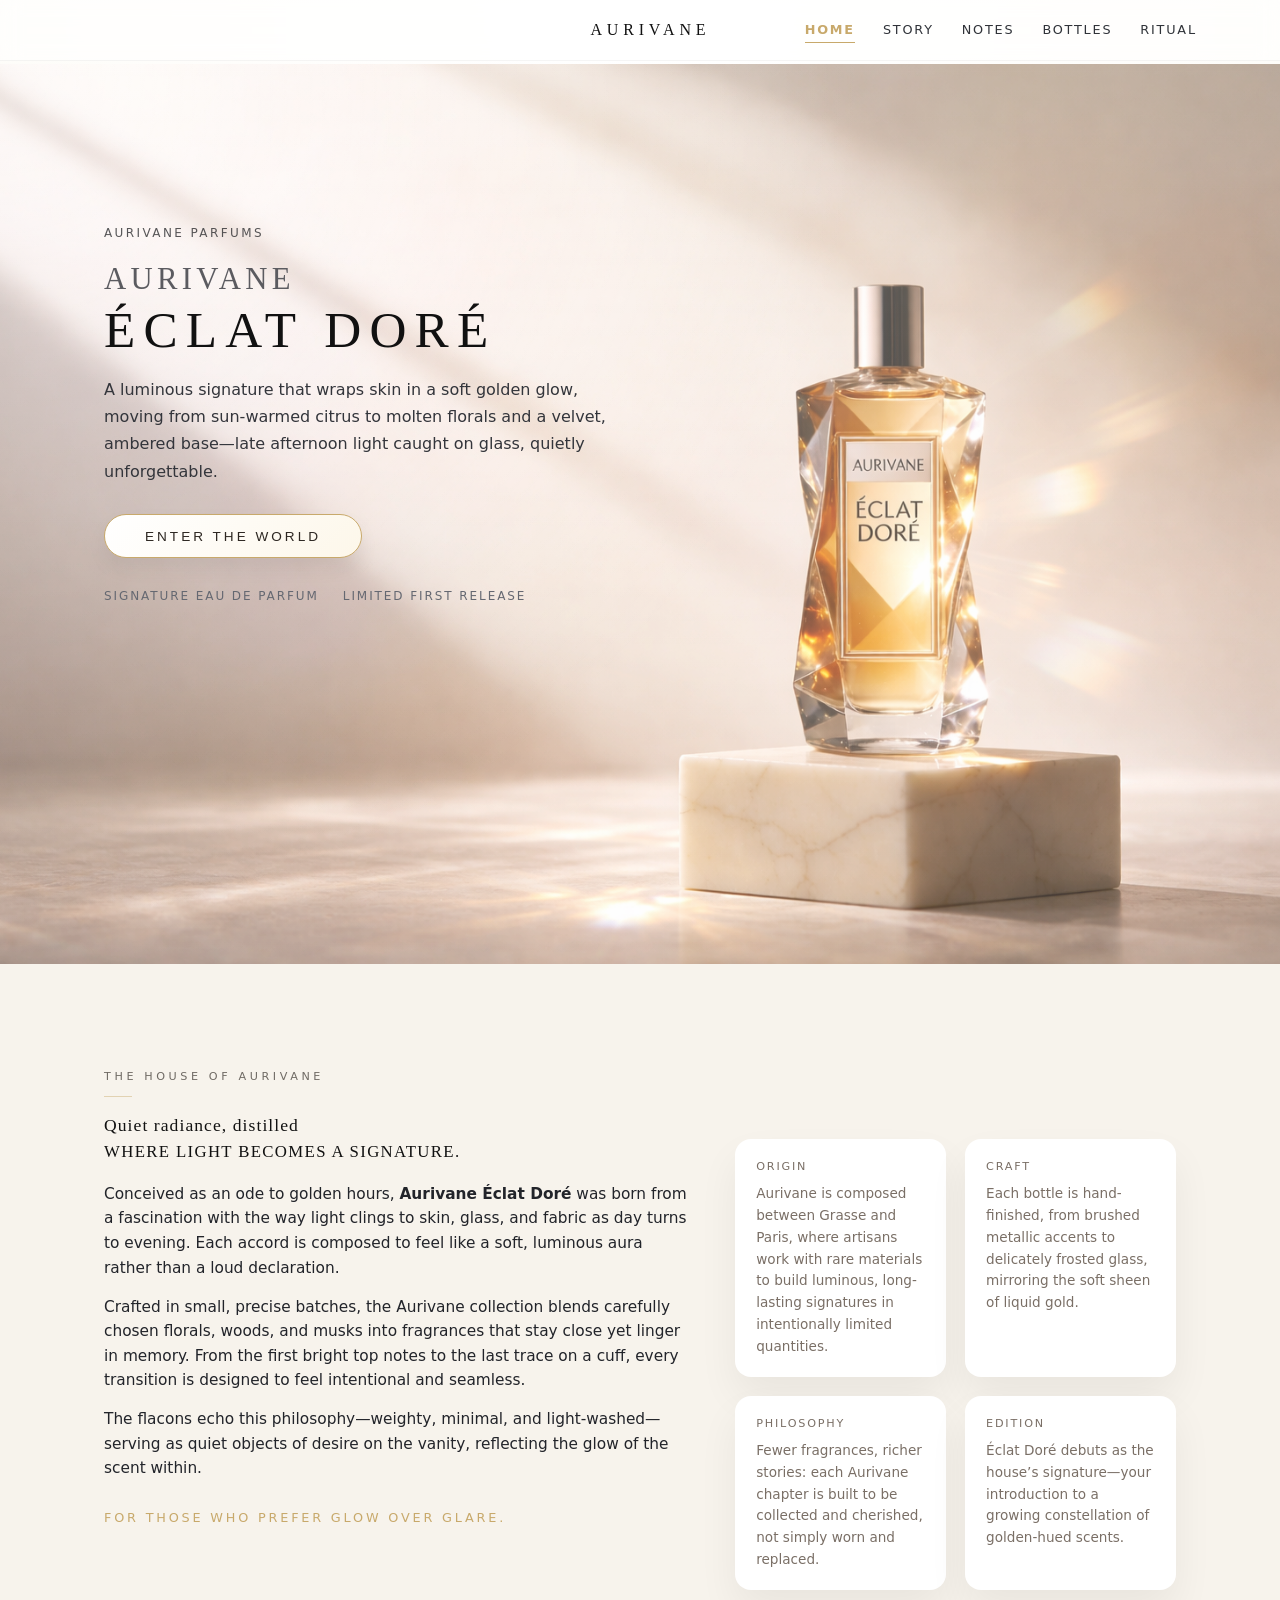
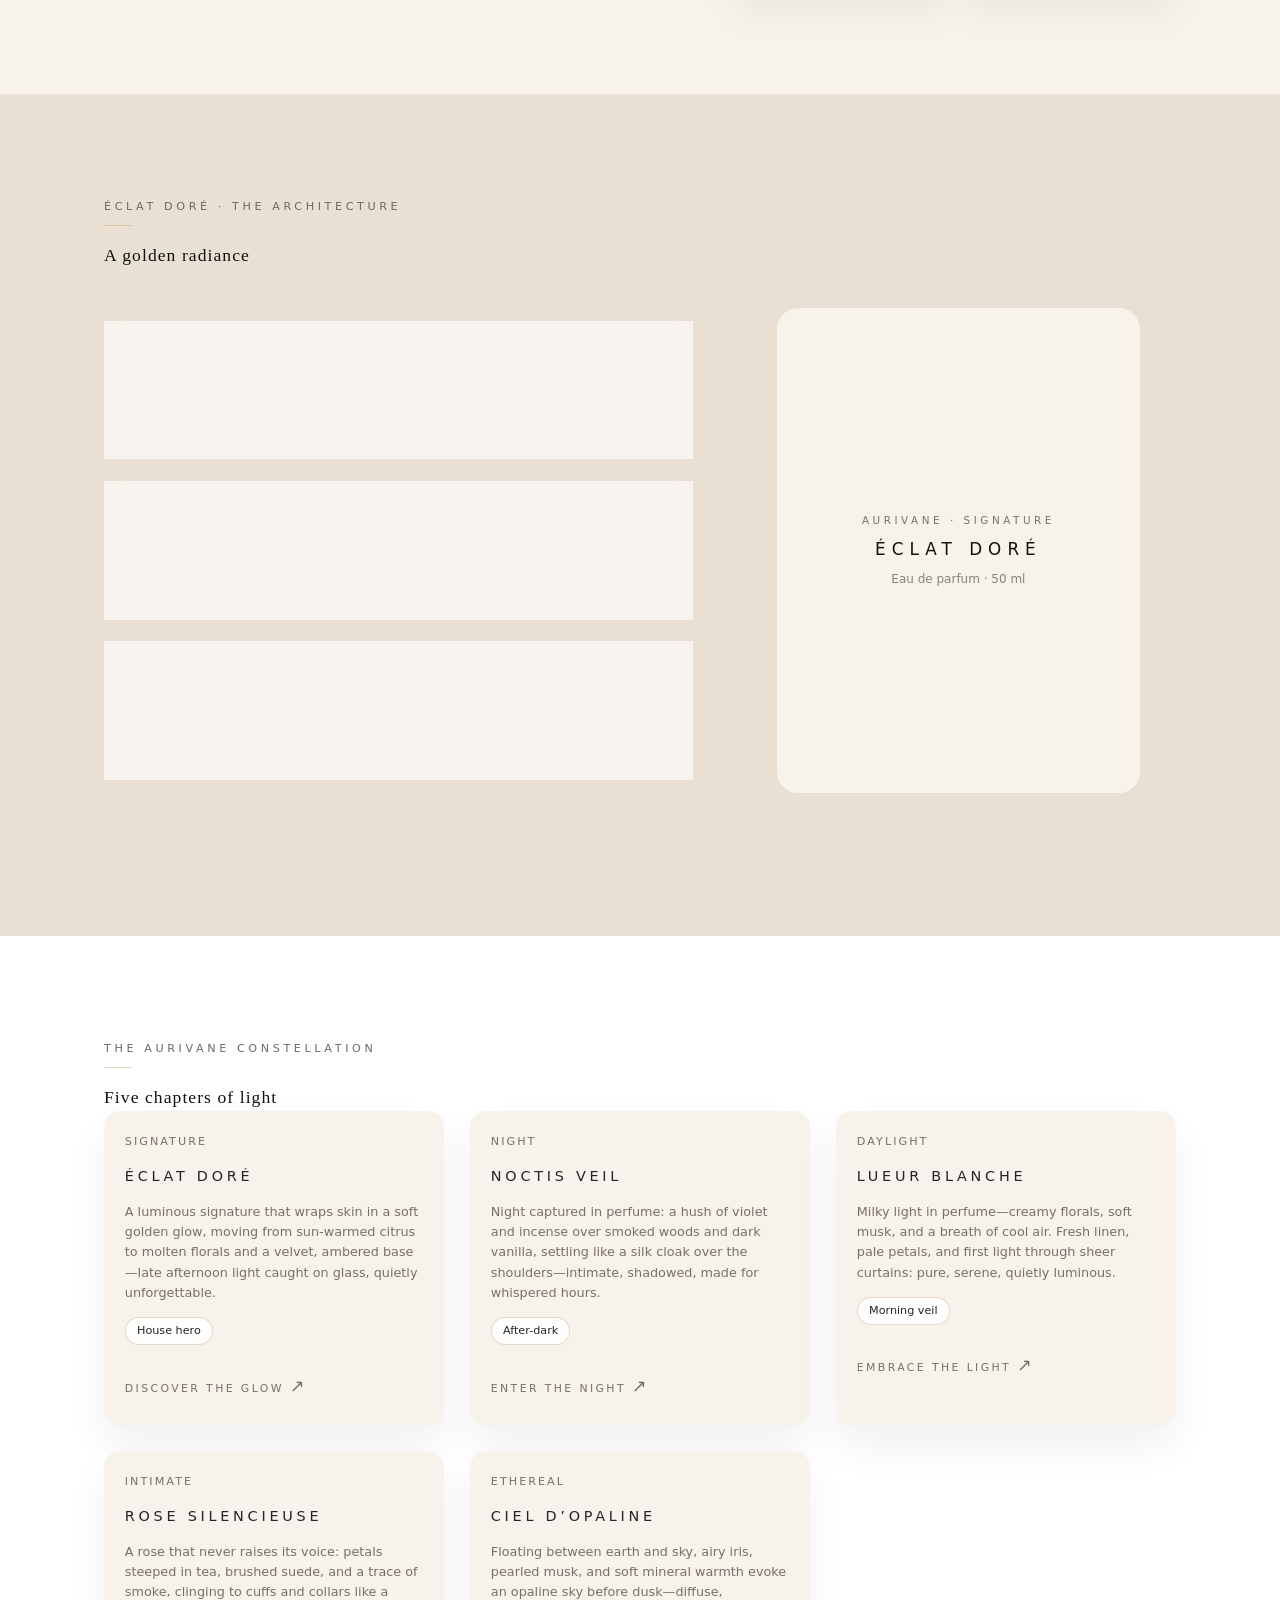
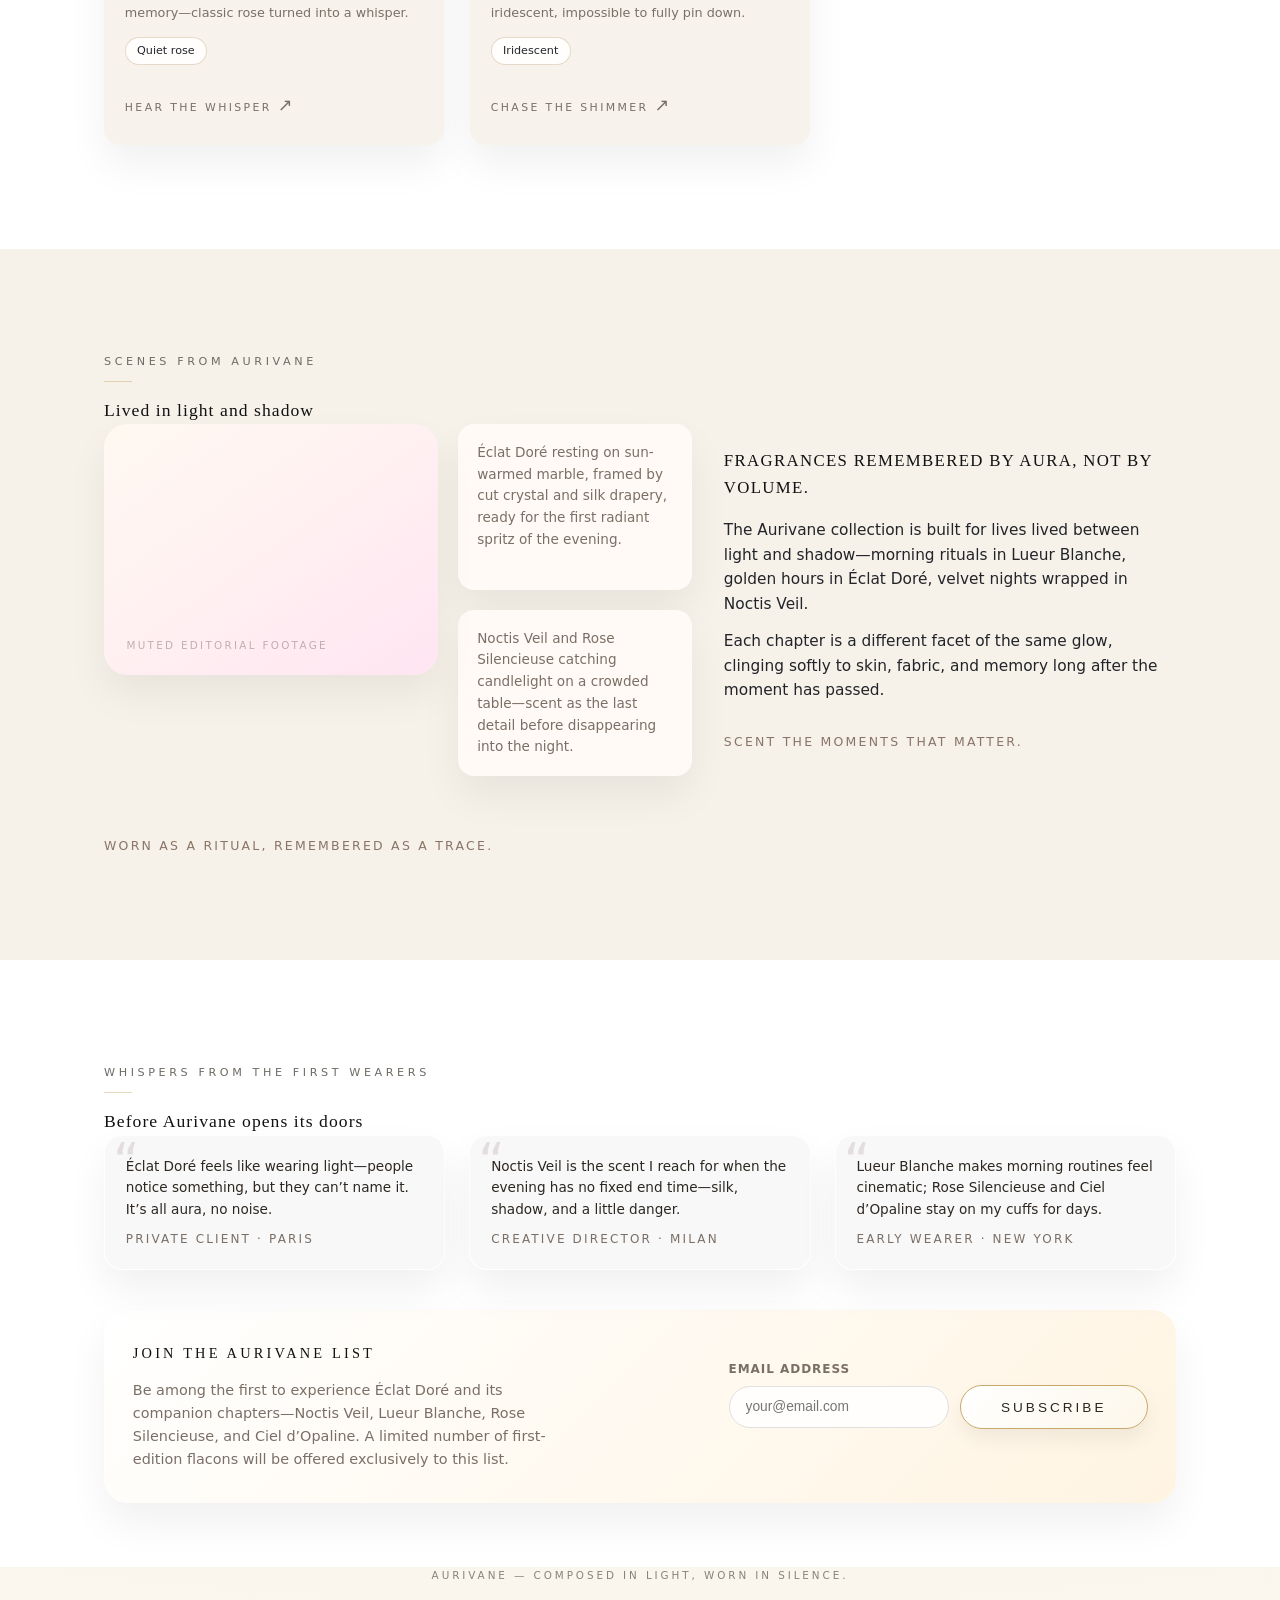
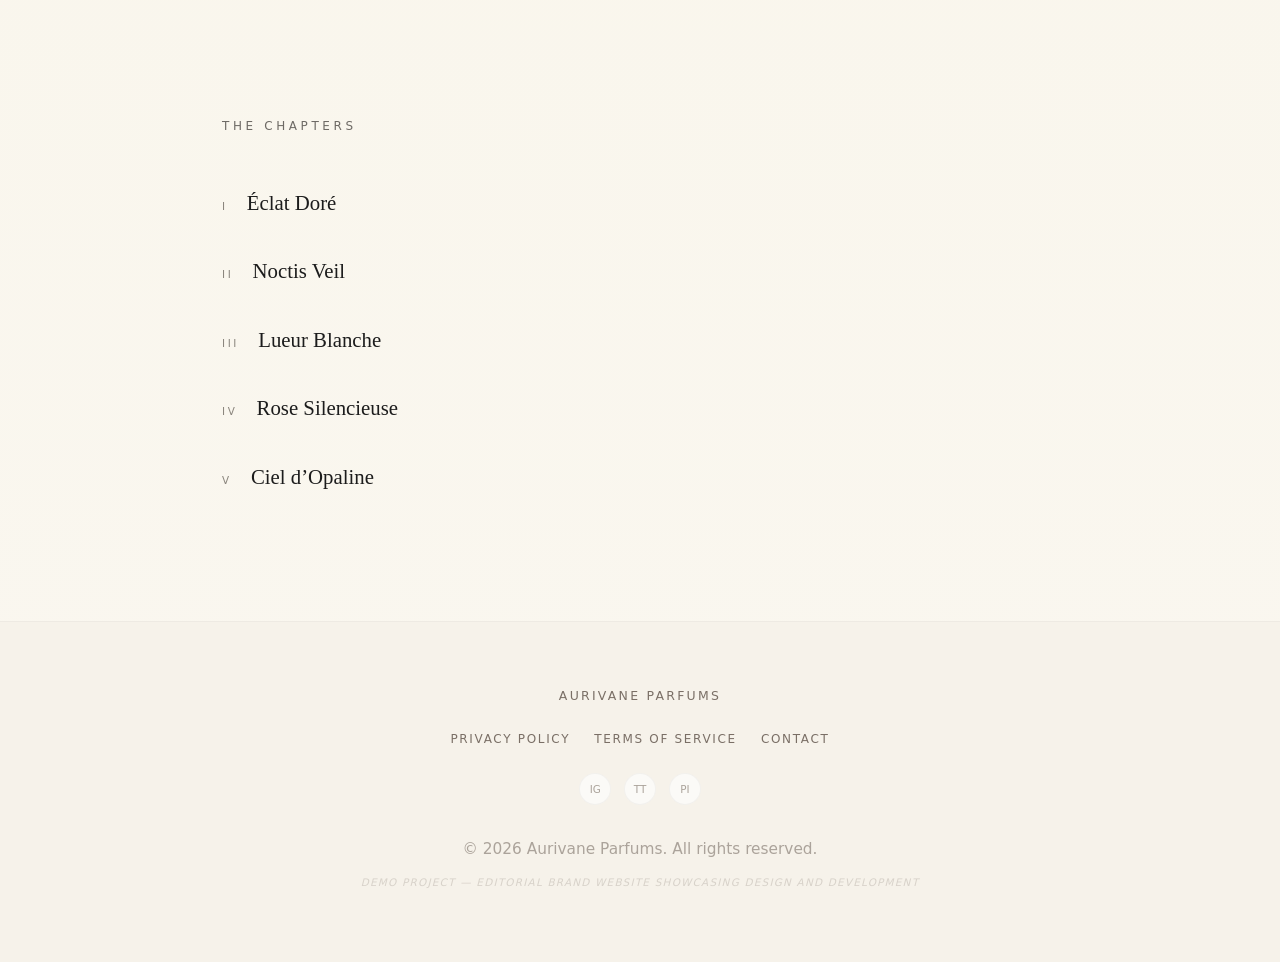
<file: index.html>
<!DOCTYPE html>
<html lang="en">
<head>
  <meta charset="UTF-8" />
  <meta name="viewport" content="width=device-width, initial-scale=1.0" />
  <meta name="description" content="Aurivane Parfums: Luxury fragrances that capture golden light. Discover Éclat Doré and our constellation of five luminous scents crafted in Grasse and Paris." />
  <meta name="keywords" content="luxury perfume, niche fragrance, Aurivane, Éclat Doré, eau de parfum, French perfume, artisan fragrance, luxury scent" />
  <meta name="author" content="Aurivane Parfums" />
  <meta name="theme-color" content="#f5f1e8" />
  
  <!-- Open Graph / Facebook -->
  <meta property="og:type" content="website" />
  <meta property="og:url" content="https://aurivane.com/" />
  <meta property="og:title" content="Aurivane — Éclat Doré | Luxury Perfume Collection" />
  <meta property="og:description" content="A luminous signature that wraps skin in soft golden glow. Discover Aurivane's constellation of five artisan fragrances." />
  <meta property="og:image" content="https://aurivane.com/og-image.jpg" />
  
  <!-- Twitter -->
  <meta name="twitter:card" content="summary_large_image" />
  <meta name="twitter:url" content="https://aurivane.com/" />
  <meta name="twitter:title" content="Aurivane — Éclat Doré | Luxury Perfume Collection" />
  <meta name="twitter:description" content="A luminous signature that wraps skin in soft golden glow. Discover Aurivane's constellation of five artisan fragrances." />
  <meta name="twitter:image" content="https://aurivane.com/twitter-image.jpg" />
  
  <title>Aurivane — Éclat Doré | Luxury Perfume Collection</title>
  
  <!-- Favicon -->
  <link rel="icon" type="image/png" sizes="32x32" href="/favicon-32x32.png" />
  <link rel="icon" type="image/png" sizes="16x16" href="/favicon-16x16.png" />
  <link rel="apple-touch-icon" sizes="180x180" href="/apple-touch-icon.png" />
  
  <!-- Preconnect to external resources for performance -->
  <link rel="preconnect" href="https://fonts.googleapis.com" />
  <link rel="preconnect" href="https://fonts.gstatic.com" crossorigin />
  
  <link rel="stylesheet" href="styles.css" />
  
  <!-- Google Analytics 4 - Tracking ID: G-7257NCVCR3 -->
  <script async src="https://www.googletagmanager.com/gtag/js?id=G-7257NCVCR3"></script>
  <script>
    window.dataLayer = window.dataLayer || [];
    function gtag(){dataLayer.push(arguments);}
    gtag('js', new Date());
    gtag('config', 'G-7257NCVCR3', {
      'send_page_view': true,
      'anonymize_ip': true
    });
    
    // Track scroll depth
    let scrollTracked = false;
    window.addEventListener('scroll', function() {
      const scrollPercent = (window.scrollY / (document.documentElement.scrollHeight - window.innerHeight)) * 100;
      if (scrollPercent > 75 && !scrollTracked) {
        gtag('event', 'scroll', {
          'event_category': 'engagement',
          'event_label': '75% scroll depth',
          'value': 75
        });
        scrollTracked = true;
      }
    });
  </script>
  
  <!-- Schema.org structured data for SEO -->
  <script type="application/ld+json">
  {
    "@context": "https://schema.org",
    "@type": "Organization",
    "name": "Aurivane Parfums",
    "description": "Luxury niche fragrance house creating luminous scents in Grasse and Paris",
    "url": "https://aurivane.com",
    "logo": "https://aurivane.com/logo.png",
    "sameAs": [
      "https://instagram.com/aurivane",
      "https://tiktok.com/@aurivane",
      "https://pinterest.com/aurivane"
    ],
    "contactPoint": {
      "@type": "ContactPoint",
      "contactType": "Customer Service",
      "email": "hello@aurivane.com"
    }
  }
  </script>
  
  <script type="application/ld+json">
  {
    "@context": "https://schema.org",
    "@type": "Product",
    "name": "Éclat Doré",
    "description": "A luminous signature eau de parfum that wraps skin in a soft golden glow",
    "brand": {
      "@type": "Brand",
      "name": "Aurivane"
    },
    "category": "Eau de Parfum",
    "offers": {
      "@type": "Offer",
      "availability": "https://schema.org/PreOrder",
      "priceCurrency": "EUR"
    }
  }
  </script>
</head>
<body>
  <!-- Skip to main content for accessibility -->
  <a href="#main-content" class="skip-to-main">Skip to main content</a>
  
<header class="site-header" role="banner">
  <div class="container nav-inner">

    <!-- LEFT SPACER (keeps brand centered) -->
    <div></div>
    <button class="menu-toggle" aria-label="Open menu" aria-expanded="false" aria-controls="mobile-menu">
      <span></span>
      <span></span>
      <span></span>
    </button>

    <!-- CENTER BRAND -->
    <div class="nav-center-brand">Aurivane</div>

    <!-- DESKTOP NAV (unchanged) -->
    <nav class="nav-links" role="navigation" aria-label="Main navigation">
      <a href="#top">Home</a>
      <a href="#story">Story</a>
      <a href="#notes">Notes</a>
      <a href="#collection">Bottles</a>
      <a href="#lifestyle">Ritual</a>
    </nav>

    <!-- MOBILE MENU TOGGLE -->
    

  </div>

  <!-- MOBILE SLIDE-IN MENU (OUTSIDE nav-inner) -->
  <nav class="mobile-menu" id="mobile-menu" role="navigation" aria-label="Mobile navigation">
    <a href="#top">Home</a>
    <a href="#story">Story</a>
    <a href="#notes">Notes</a>
    <a href="#collection">Chapters</a>
    <a href="#lifestyle">Ritual</a>
  </nav>
</header>

  <main id="main-content" role="main">
    <!-- Hero -->
    <section class="hero" id="top">
      <div class="container">
        <div class="hero-inner">
          <div class="hero-copy">
            <div class="brand-mark">Aurivane Parfums</div>

            <h1 class="hero-title">
              <span class="hero-title-prefix">Aurivane</span>
              <span class="hero-title-main">Éclat Doré</span>
            </h1>

            <p class="hero-tagline">
              A luminous signature that wraps skin in a soft golden glow, moving from sun-warmed citrus
              to molten florals and a velvet, ambered base—late afternoon light caught on glass,
              quietly unforgettable.
            </p>

            <div class="hero-actions">
              <button class="btn"
                onclick="document.getElementById('story').scrollIntoView({behavior:'smooth'})">
                Enter the world
              </button>
            </div>

            <div class="hero-meta">
              <span>Signature eau de parfum</span>
              <span>Limited first release</span>
            </div>
          </div>
        </div>
      </div>
    </section>

    <!-- Brand Story -->
    <section class="brand-story" id="story">
      <div class="container">
        <div class="section-header">
          <div class="section-title">The house of Aurivane</div>
          <div class="section-kicker">Quiet radiance, distilled</div>
        </div>

        <div class="brand-grid">
          <div class="brand-copy">
            <h2>Where light becomes a signature.</h2>
            <p>
              Conceived as an ode to golden hours, <strong>Aurivane Éclat Doré</strong> was born from a fascination with the way light clings to skin, glass, and fabric as day turns to evening.
              Each accord is composed to feel like a soft, luminous aura rather than a loud declaration.
            </p>
            <p>
              Crafted in small, precise batches, the Aurivane collection blends carefully chosen florals, woods, and musks into fragrances that stay close yet linger in memory.
              From the first bright top notes to the last trace on a cuff, every transition is designed to feel intentional and seamless.
            </p>
            <p>
              The flacons echo this philosophy—weighty, minimal, and light-washed—serving as quiet objects of desire on the vanity, reflecting the glow of the scent within.
            </p>

            <div class="brand-footnote">For those who prefer glow over glare.</div>
          </div>

          <div class="brand-visual">
            <div class="brand-card">
              <div class="brand-chip">Origin</div>
              <p>
                Aurivane is composed between Grasse and Paris, where artisans work with rare materials to build luminous, long-lasting signatures in intentionally limited quantities.
              </p>
            </div>
            <div class="brand-card">
              <div class="brand-chip">Craft</div>
              <p>
                Each bottle is hand-finished, from brushed metallic accents to delicately frosted glass, mirroring the soft sheen of liquid gold.
              </p>
            </div>
            <div class="brand-card">
              <div class="brand-chip">Philosophy</div>
              <p>
                Fewer fragrances, richer stories: each Aurivane chapter is built to be collected and cherished, not simply worn and replaced.
              </p>
            </div>
            <div class="brand-card">
              <div class="brand-chip">Edition</div>
              <p>
                Éclat Doré debuts as the house’s signature—your introduction to a growing constellation of golden-hued scents.
              </p>
            </div>
          </div>
        </div>
      </div>
    </section>

    <!-- Fragrance Notes for Éclat Doré -->
    <section class="notes" id="notes">
      <div class="container">
        <div class="section-header">
          <div class="section-title">Éclat Doré · The architecture</div>
          <div class="section-kicker">A golden radiance</div>
        </div>

        <div class="notes-inner">
          <div class="notes-pyramid">
            <div class="note-row">
              <div>
                <div class="note-label">Top notes</div>
                <div class="note-main">Sun-warmed citrus • Sparkling bergamot</div>
                <div class="note-desc">
                  A bright, effervescent opening that feels like sunlight breaking across glass and skin.
                </div>
              </div>
              <div class="note-tag">Luminous lift</div>
            </div>
            <div class="note-row">
              <div>
                <div class="note-label">Heart notes</div>
                <div class="note-main">Molten florals • White petals</div>
                <div class="note-desc">
                  Florals softened to a glow, wrapping close to the body like silk warmed by late afternoon light.
                </div>
              </div>
              <div class="note-tag">Soft bloom</div>
            </div>
            <div class="note-row">
              <div>
                <div class="note-label">Base notes</div>
                <div class="note-main">Velvet amber • Creamy woods</div>
                <div class="note-desc">
                  A velvet, ambered base that lingers like the last streaks of gold at the edge of the day.
                </div>
              </div>
              <div class="note-tag">Enduring glow</div>
            </div>
          </div>

          <div class="notes-bottle">
            <div class="notes-bottle-inner">
              <div class="notes-badge">Aurivane · Signature</div>
              <div class="notes-name">Éclat Doré</div>
              <div class="notes-sub">Eau de parfum · 50 ml</div>
            </div>
          </div>
        </div>
      </div>
    </section>

    <!-- Collection Tease (all models) -->
    <section class="collection" id="collection">
      <div class="container">
        <div class="section-header">
          <div class="section-title">The Aurivane constellation</div>
          <div class="section-kicker">Five chapters of light</div>
        </div>

        <div class="collection-grid">
          <!-- Éclat Doré -->
          <article class="scent-card">
            <div class="scent-tag">Signature</div>
            <div class="scent-name">Éclat Doré</div>
            <p class="scent-notes">
              A luminous signature that wraps skin in a soft golden glow, moving from sun-warmed citrus to molten florals and a velvet, ambered base—late afternoon light caught on glass, quietly unforgettable.
            </p>
            <span class="scent-chip">House hero</span>
            <div class="scent-cta-row">
              <a href="eclat-dore.html" class="bottle-link">
              <span>Discover the glow</span>
              <span class="scent-arrow">↗</span>
              </a>
            </div>
          </article>

          <!-- Noctis Veil -->
          <article class="scent-card">
            <div class="scent-tag">Night</div>
            <div class="scent-name">Noctis Veil</div>
            <p class="scent-notes">
              Night captured in perfume: a hush of violet and incense over smoked woods and dark vanilla, settling like a silk cloak over the shoulders—intimate, shadowed, made for whispered hours.
            </p>
            <span class="scent-chip">After-dark</span>

            <div class="scent-cta-row">
              <a href="noctis-veil.html" class="bottle-link">
              <span>Enter the night</span>
              <span class="scent-arrow">↗</span>
              </a>
            </div>

          </article>

          <!-- Lueur Blanche -->
          <article class="scent-card">
            <div class="scent-tag">Daylight</div>
            <div class="scent-name">Lueur Blanche</div>
            <p class="scent-notes">
              Milky light in perfume—creamy florals, soft musk, and a breath of cool air.
              Fresh linen, pale petals, and first light through sheer curtains: pure, serene, quietly luminous.
            </p>
            <span class="scent-chip">Morning veil</span>

            <div class="scent-cta-row">
              <a href="lueur-blanche.html" class="bottle-link">
              <span>Embrace the light</span>
              <span class="scent-arrow">↗</span>
              </a>
            </div>

          </article>

          <!-- Rose Silencieuse -->
          <article class="scent-card">
            <div class="scent-tag">Intimate</div>
            <div class="scent-name">Rose Silencieuse</div>
            <p class="scent-notes">
              A rose that never raises its voice: petals steeped in tea, brushed suede, and a trace of smoke, clinging to cuffs and collars like a memory—classic rose turned into a whisper.
            </p>
            <span class="scent-chip">Quiet rose</span>
            
            <div class="scent-cta-row">
              <a href="rose-silencieuse.html" class="bottle-link">
              <span>Hear the whisper</span>
              <span class="scent-arrow">↗</span>
              </a>
            </div>
          </article>

          <!-- Ciel d’Opaline -->
          <article class="scent-card">
            <div class="scent-tag">Ethereal</div>
            <div class="scent-name">Ciel d’Opaline</div>
            <p class="scent-notes">
              Floating between earth and sky, airy iris, pearled musk, and soft mineral warmth evoke an opaline sky before dusk—diffuse, iridescent, impossible to fully pin down.
            </p>
            <span class="scent-chip">Iridescent</span>
            <div class="scent-cta-row">
              <a href="ciel-d-opaline.html" class="bottle-link">
              <span>Chase the shimmer</span>
              <span class="scent-arrow">↗</span>
              </a>
            </div>
          </article>
        </div>
      </div>
    </section>

    <!-- Lifestyle / Video -->
    <section class="lifestyle" id="lifestyle">
      <div class="container">
        <div class="section-header">
          <div class="section-title">Scenes from Aurivane</div>
          <div class="section-kicker">Lived in light and shadow</div>
        </div>

        <div class="lifestyle-grid">
          <div class="lifestyle-media">
            <div class="lifestyle-main">
              <!-- Replace this with your own muted hero video or image -->
               <video
  class="ritual-video"
  src="images/ritual.mp4"
  autoplay
  muted
  loop
  playsinline
  loading="lazy"
  aria-label="Aurivane perfume ritual video"
></video>

            </div>
            <div class="lifestyle-subgrid">
              <div class="lifestyle-card">
                Éclat Doré resting on sun-warmed marble, framed by cut crystal and silk drapery, ready for the first radiant spritz of the evening.
              </div>
              <div class="lifestyle-card">
                Noctis Veil and Rose Silencieuse catching candlelight on a crowded table—scent as the last detail before disappearing into the night.
              </div>
            </div>
          </div>
          <div class="lifestyle-copy">
            <h2>Fragrances remembered by aura, not by volume.</h2>
            <p>
              The Aurivane collection is built for lives lived between light and shadow—morning rituals in Lueur Blanche, golden hours in Éclat Doré, velvet nights wrapped in Noctis Veil.
            </p>
            <p>
              Each chapter is a different facet of the same glow, clinging softly to skin, fabric, and memory long after the moment has passed.
            </p>
            <div class="lifestyle-caption">Scent the moments that matter.</div>
          </div>
          <div class="lifestyle-caption">Worn as a ritual, remembered as a trace.</div>
        </div>
      </div>
    </section>

    <!-- Social Proof & CTA -->
    <section class="social-proof" id="social">
      <div class="container">
        <div class="section-header">
          <div class="section-title">Whispers from the first wearers</div>
          <div class="section-kicker">Before Aurivane opens its doors</div>
        </div>

        <div class="quotes-grid">
          <div class="quote-card">
            <p class="quote-text">
              Éclat Doré feels like wearing light—people notice something, but they can’t name it. It’s all aura, no noise.
            </p>
            <div class="quote-author">Private client · Paris</div>
          </div>
          <div class="quote-card">
            <p class="quote-text">
              Noctis Veil is the scent I reach for when the evening has no fixed end time—silk, shadow, and a little danger.
            </p>
            <div class="quote-author">Creative director · Milan</div>
          </div>
          <div class="quote-card">
            <p class="quote-text">
              Lueur Blanche makes morning routines feel cinematic; Rose Silencieuse and Ciel d’Opaline stay on my cuffs for days.
            </p>
            <div class="quote-author">Early wearer · New York</div>
          </div>
        </div>

        <div class="cta-panel" id="waitlist">
          <div class="cta-copy">
            <h2>Join the Aurivane list</h2>
            <p>
              Be among the first to experience Éclat Doré and its companion chapters—Noctis Veil, Lueur Blanche, Rose Silencieuse, and Ciel d’Opaline.
              A limited number of first-edition flacons will be offered exclusively to this list.
            </p>
          </div>
          <form class="cta-form" id="newsletter-form" action="https://api.web3forms.com/submit" method="POST" novalidate>
            <input type="hidden" name="access_key" value="b6cf5e5c-3394-4006-a930-9862e84cf3c0">
            <input type="hidden" name="subject" value="New Aurivane Newsletter Subscription">
            <input type="hidden" name="from_name" value="Aurivane Newsletter">
            <div class="form-group">
              <label for="newsletter-email">Email address</label>
              <input 
                type="text" 
                id="newsletter-email"
                name="email" 
                class="cta-input" 
                placeholder="your@email.com"
                autocomplete="email" />
              <span class="form-error" id="newsletter-email-error"></span>
            </div>
            <button class="btn" type="submit">Subscribe</button>
          </form>
          <div id="newsletter-message" class="form-message" role="alert" aria-live="polite"></div>
        </div>
      </div>
    </section>
  </main>

  <div class="footer-whisper">
  Aurivane — composed in light, worn in silence.
</div>

<section class="chapters-index">

  <div class="chapters-header">
    <span class="label">The Chapters</span>
  </div>

  <div class="chapters-list">

    <a href="eclat-dore.html" class="chapter-link">
      <span class="chapter-number">I</span>
      <span class="chapter-name">Éclat Doré</span>
    </a>

    <a href="noctis-veil.html" class="chapter-link">
      <span class="chapter-number">II</span>
      <span class="chapter-name">Noctis Veil</span>
    </a>

    <a href="lueur-blanche.html" class="chapter-link">
      <span class="chapter-number">III</span>
      <span class="chapter-name">Lueur Blanche</span>
    </a>

    <a href="rose-silencieuse.html" class="chapter-link">
      <span class="chapter-number">IV</span>
      <span class="chapter-name">Rose Silencieuse</span>
    </a>

    <a href="ciel-d-opaline.html" class="chapter-link">
      <span class="chapter-number">V</span>
      <span class="chapter-name">Ciel d’Opaline</span>
    </a>

  </div>

</section>

  <footer role="contentinfo">
    <div class="container footer-inner">
      <div class="footer-brand">Aurivane Parfums</div>
      <div class="footer-links">
        <a href="/privacy-policy.html">Privacy Policy</a>
        <a href="/terms.html">Terms of Service</a>
        <a href="mailto:hello@aurivane.com">Contact</a>
      </div>
      <div class="footer-social">
        <a href="#" target="_blank" rel="noopener noreferrer" aria-label="Follow Aurivane on Instagram">IG</a>
        <a href="#" target="_blank" rel="noopener noreferrer" aria-label="Follow Aurivane on TikTok">TT</a>
        <a href="#" target="_blank" rel="noopener noreferrer" aria-label="Follow Aurivane on Pinterest">PI</a>
      </div>
      <div class="footer-copy">
        <p>&copy; 2026 Aurivane Parfums. All rights reserved.</p>
        <p class="demo-label">Demo Project — Editorial brand website showcasing design and development</p>
      </div>
    </div>
  </footer>

  <script src="script.js" defer></script>

</body>
</html>
</file>
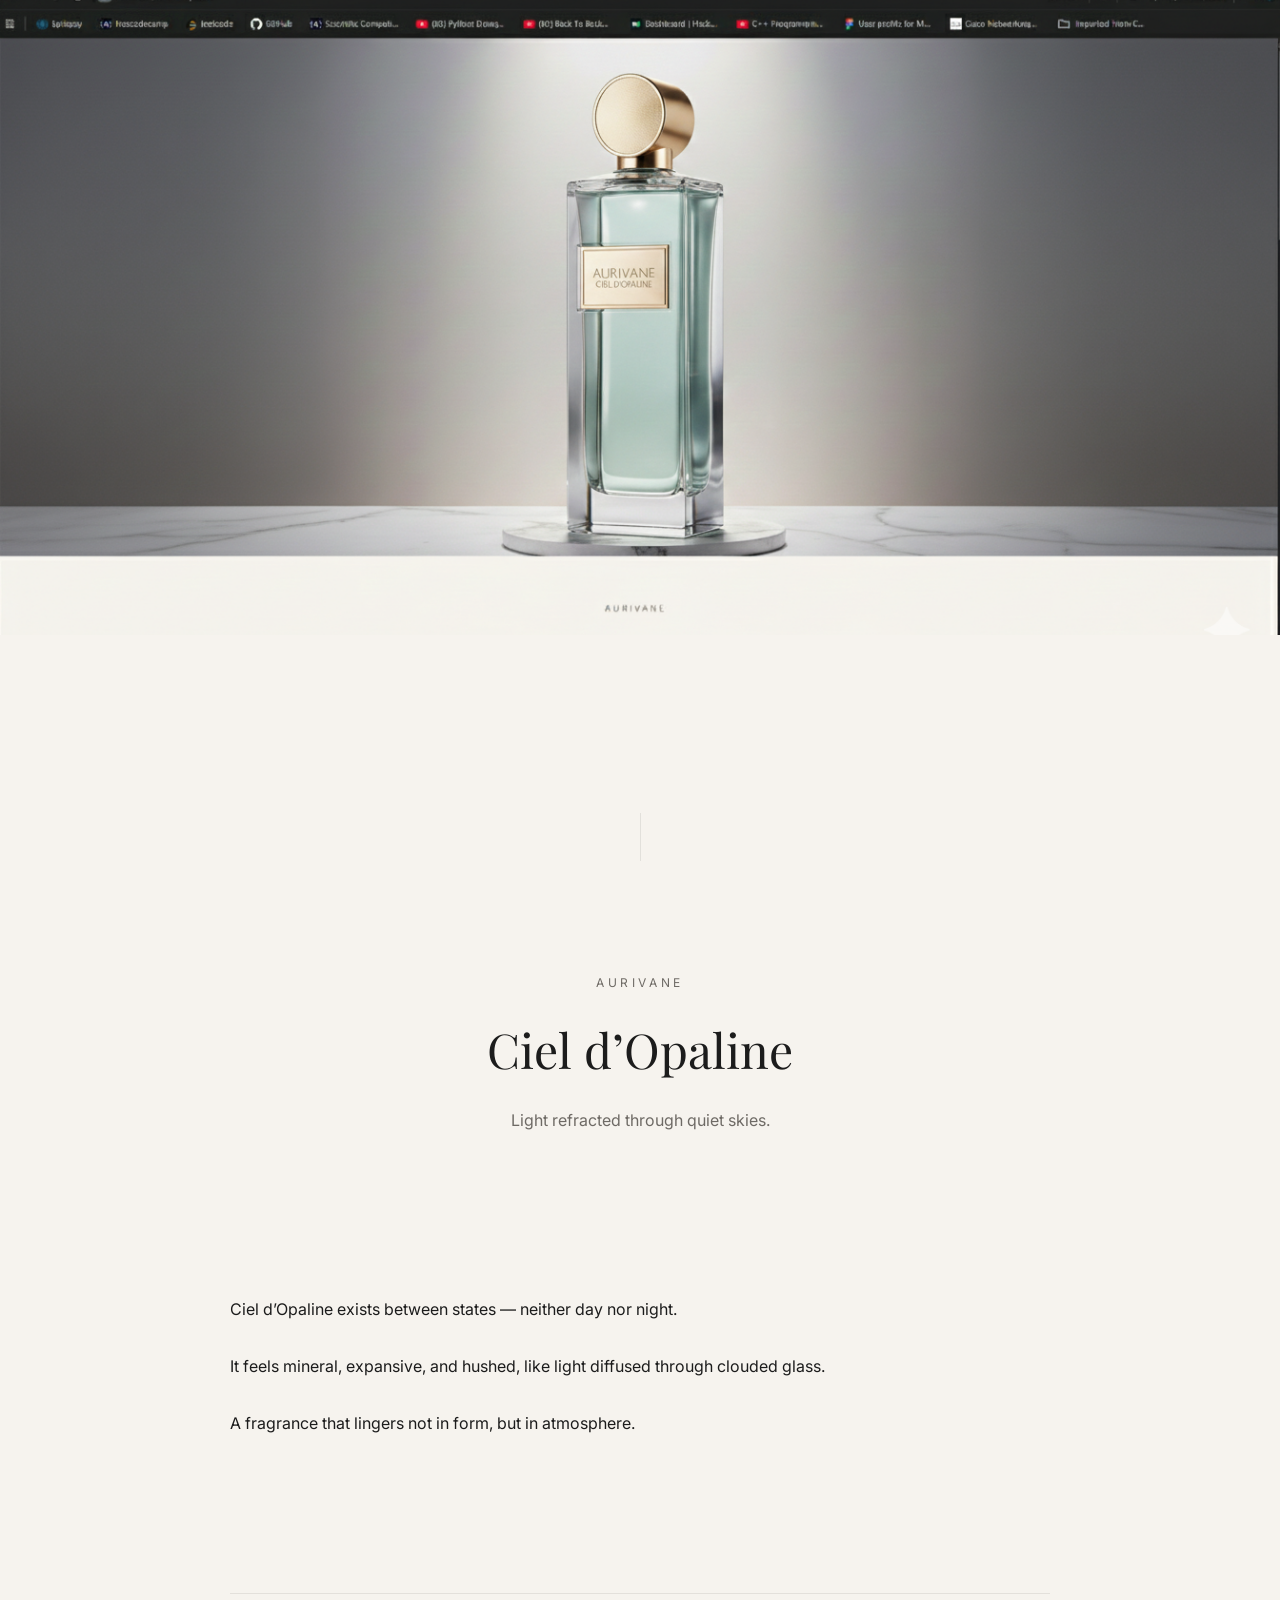
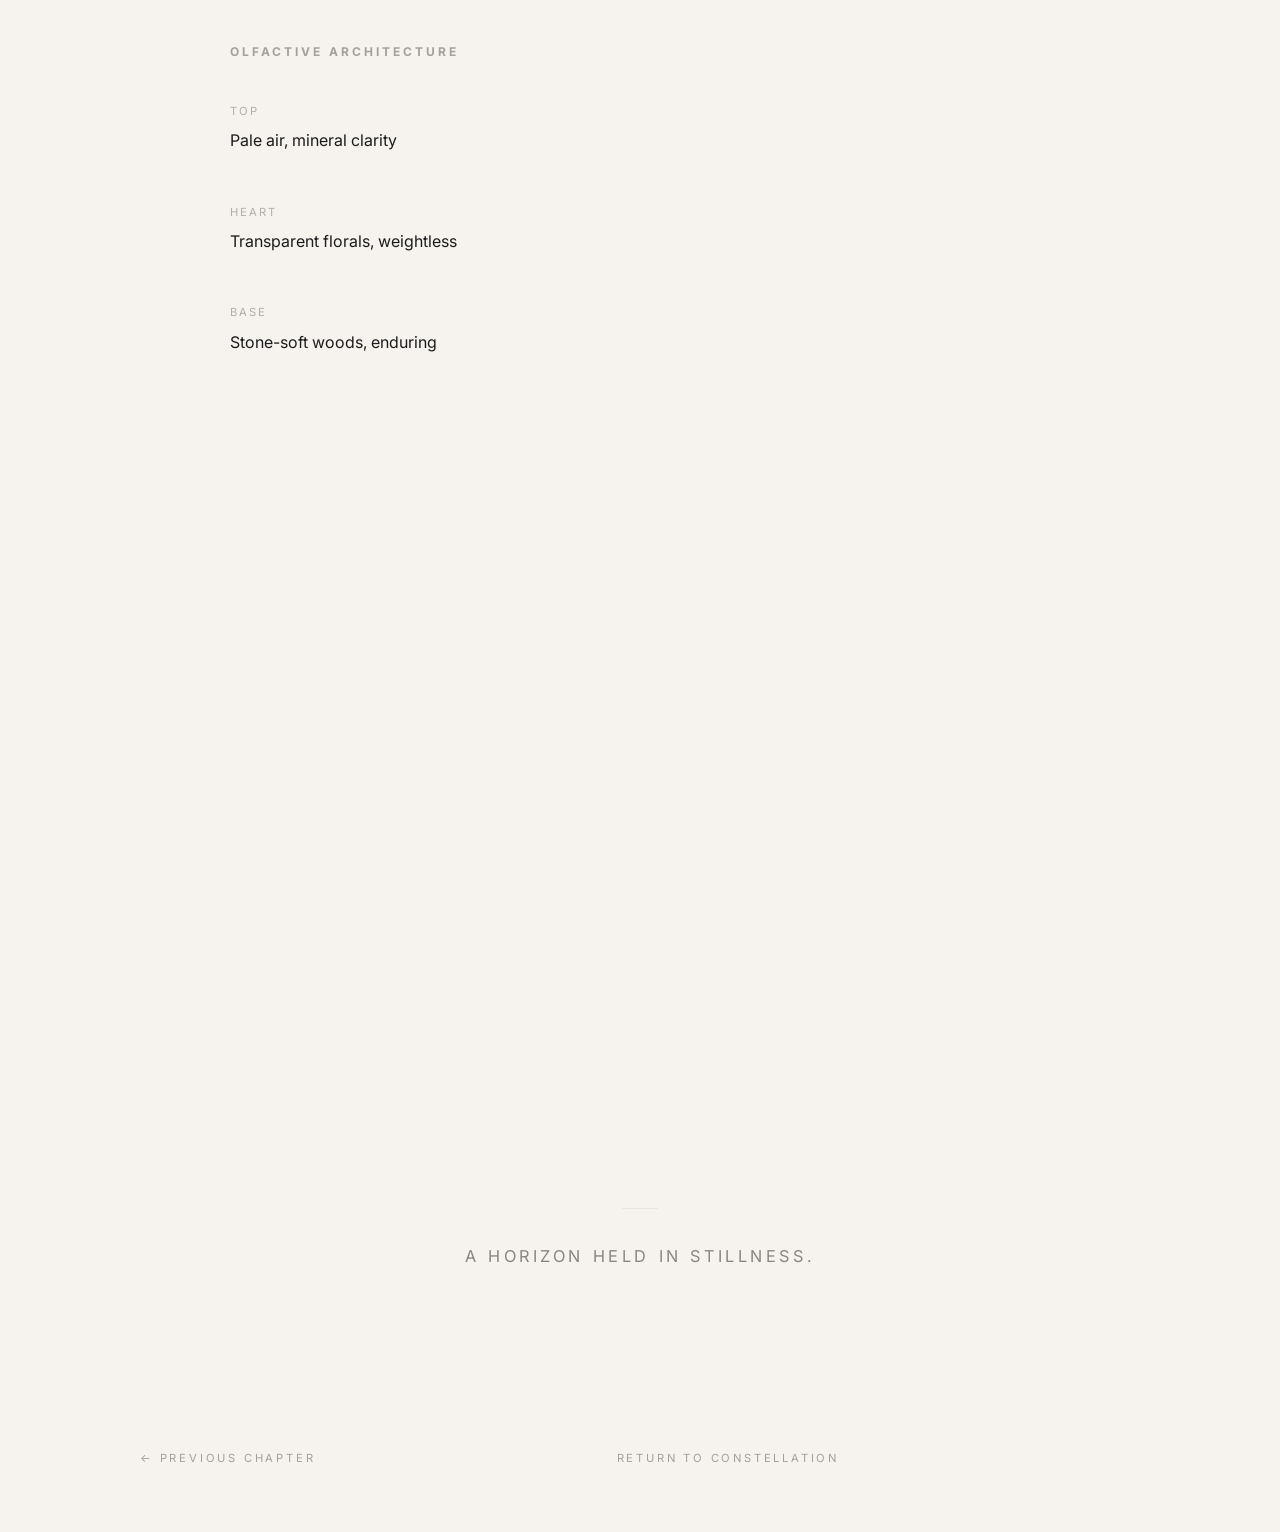
<file: ciel-d-opaline.html>
<!DOCTYPE html>
<html lang="en">
<head>
  <meta charset="UTF-8" />
  <title>Ciel d’Opaline — Aurivane</title>
  <meta name="viewport" content="width=device-width, initial-scale=1.0" />

  <link rel="stylesheet" href="aurivane-chapter.css" />

  <link rel="preconnect" href="https://fonts.googleapis.com" />
  <link rel="preconnect" href="https://fonts.gstatic.com" crossorigin />
  <link href="https://fonts.googleapis.com/css2?family=Playfair+Display:wght@400&family=Inter:wght@300;400&display=swap" rel="stylesheet" />

<style>
  /* ===============================
   MOBILE HERO IMAGE (LUXURY)
   =============================== *//* ===============================
   MOBILE HERO IMAGE (LUXURY)
   =============================== */
/* =========================================
   MOBILE HERO — IMAGE SWITCH (CHAPTERS)
   ========================================= */
@media (max-width: 640px) {

  /* Hide the <img> on mobile */
  .hero-media {
    display: none;
  }

  /* Use background image instead */
  .hero {
    background-image: url("images/ciel-mobile.png");
    background-size: cover;
    background-position: center top;
    background-repeat: no-repeat;

    height: 80vh;
    min-height: 520px;
  }

}

img.hero-media {
  height: 83%;
  padding-bottom: 0;
  
}

</style>

</head>

<body data-mood="opaline">

  <section class="hero">
  <img 
    src="images/ciel-hero.png" 
    alt="Aurivane — ciel d’Opaline" 
    class="hero-media"
  />
</section>

<div class="hero-divider"></div>

  <section class="hero-meta">
    <div class="brand">Aurivane</div>
    <h1 class="fragrance">Ciel d’Opaline</h1>
    <p class="tagline">Light refracted through quiet skies.</p>
  </section>

  <section class="section narrative">
    <p>
      Ciel d’Opaline exists between states — neither day nor night.
    </p>
    <p>
      It feels mineral, expansive, and hushed, like light diffused through
      clouded glass.
    </p>
    <p>
      A fragrance that lingers not in form, but in atmosphere.
    </p>
  </section>

  <section class="section architecture">
    <h3>Olfactive Architecture</h3>
    <div class="note"><span>Top</span>Pale air, mineral clarity</div>
    <div class="note"><span>Heart</span>Transparent florals, weightless</div>
    <div class="note"><span>Base</span>Stone-soft woods, enduring</div>
  </section>

  <section class="section section--tight">
   <div class="ritual-media">
  <video autoplay muted loop playsinline>
    <source src="images/ciel-ritual.mp4" type="video/mp4" />
  </video>
</div>
 <p class="ritual-caption">A horizon held in stillness.</p>
  </section>

  <nav class="chapter-nav">
    <a href="rose-silencieuse.html">← Previous chapter</a>
    <a href="index.html">Return to constellation</a>
    <span></span>
  </nav>

</body>
</html>
</file>
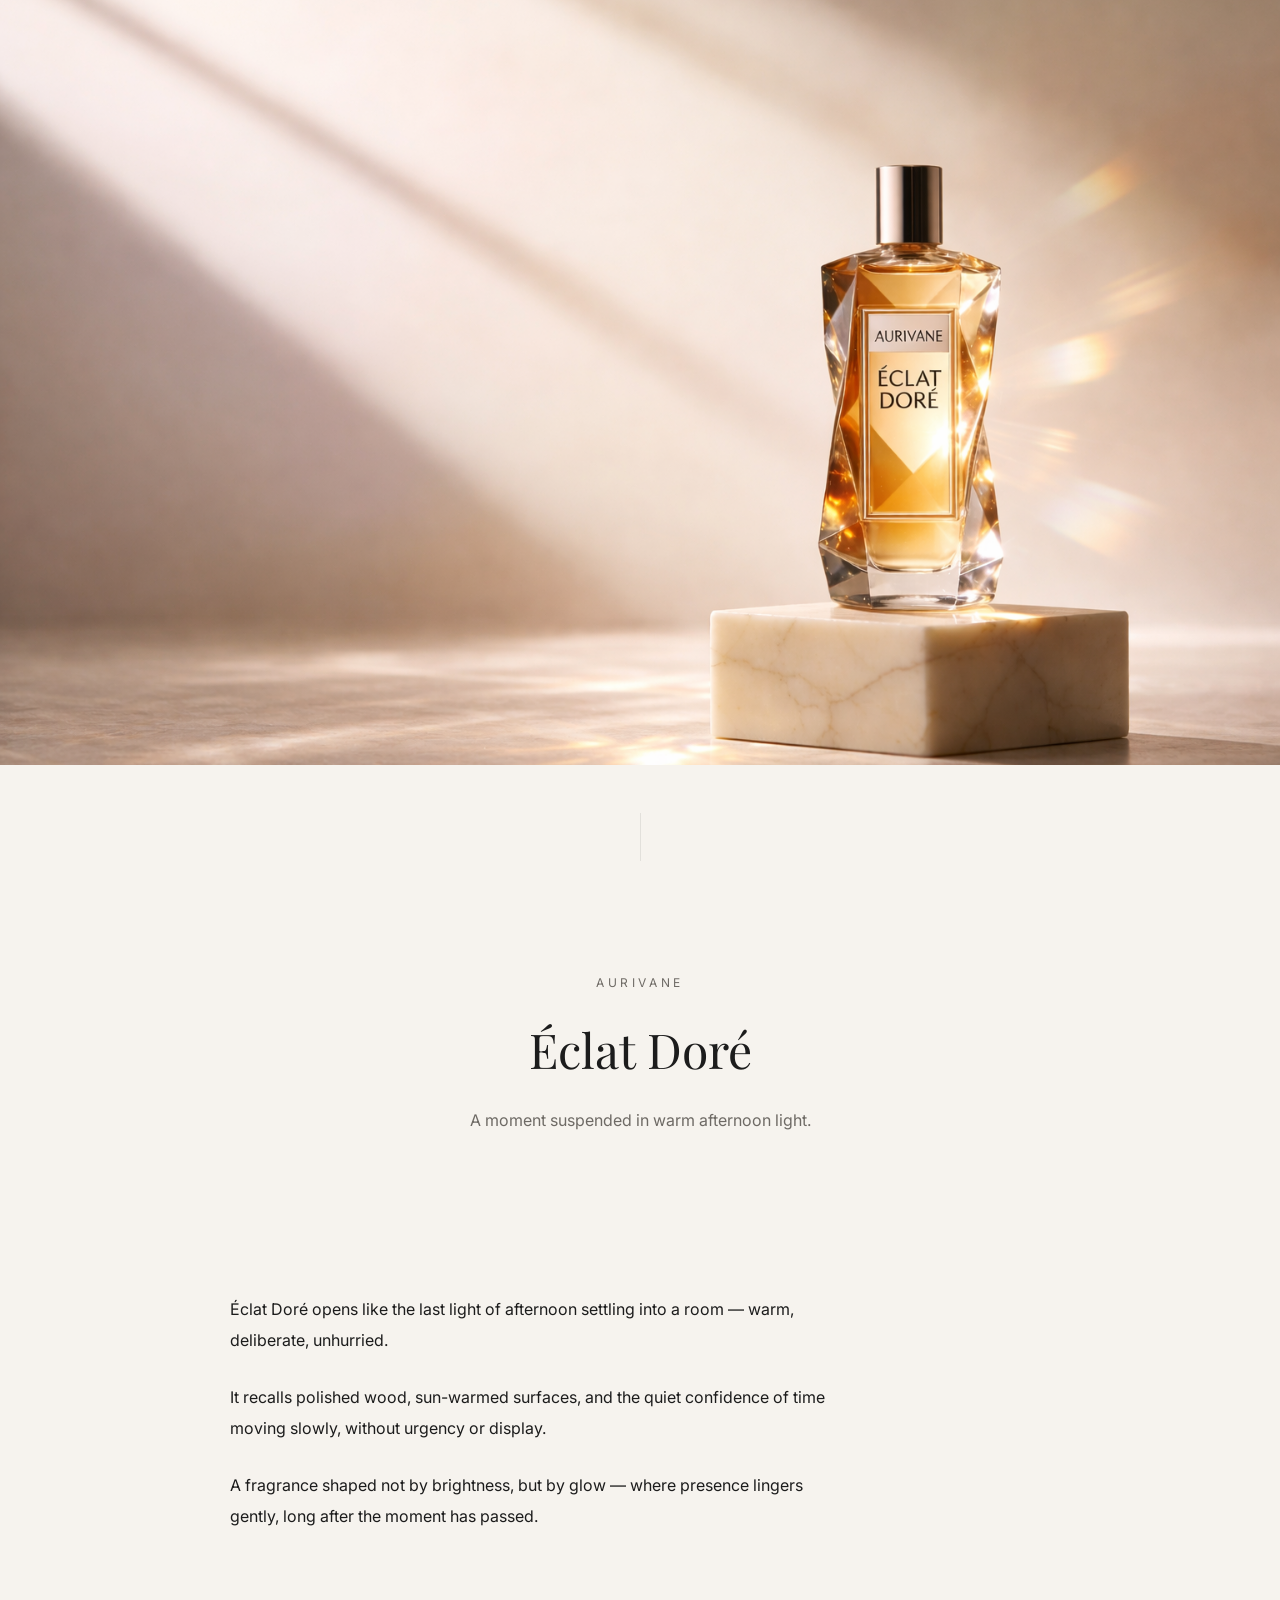
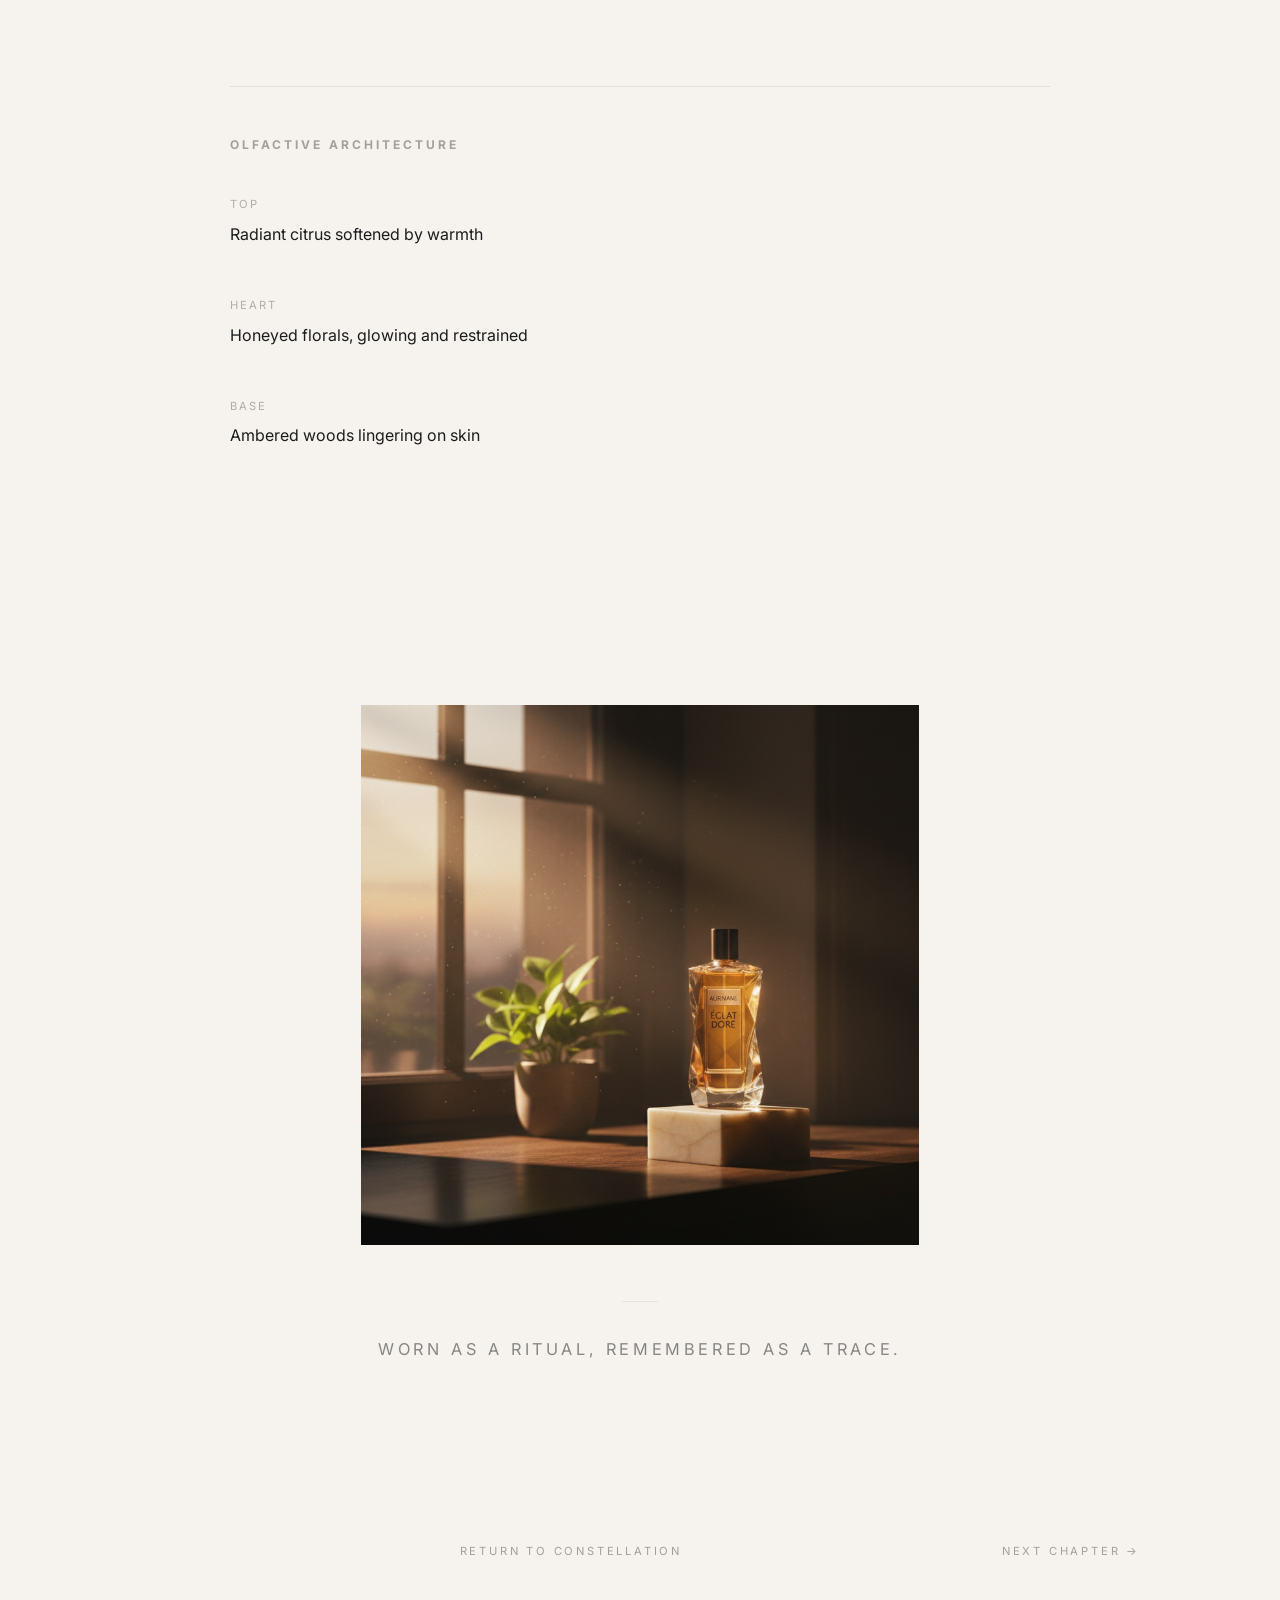
<file: eclat-dore.html>
<!DOCTYPE html>
<html lang="en">
<head>
  <meta charset="UTF-8" />
  <title>Éclat Doré — Aurivane</title>
  <meta name="viewport" content="width=device-width, initial-scale=1.0" />

  <link rel="stylesheet" href="aurivane-chapter.css" />

  <link rel="preconnect" href="https://fonts.googleapis.com" />
  <link rel="preconnect" href="https://fonts.gstatic.com" crossorigin />
  <link href="https://fonts.googleapis.com/css2?family=Playfair+Display:wght@400&family=Inter:wght@300;400&display=swap" rel="stylesheet" />
</head>

<body data-mood="gold">

  <section class="hero">
  <img 
    src="images/hero-background.png" 
    alt="Aurivane — Éclat Doré" 
    class="hero-media"
  />
</section>

<div class="hero-divider"></div>

  <section class="hero-meta">
    <div class="brand">Aurivane</div>
    <h1 class="fragrance">Éclat Doré</h1>
    <p class="tagline">A moment suspended in warm afternoon light.</p>
  </section>

  <section class="section narrative">
    <p>
      Éclat Doré opens like the last light of afternoon settling into a room —
      warm, deliberate, unhurried.
    </p>
    <p>
      It recalls polished wood, sun-warmed surfaces, and the quiet confidence of
      time moving slowly, without urgency or display.
    </p>
    <p>
      A fragrance shaped not by brightness, but by glow — where presence lingers
      gently, long after the moment has passed.
    </p>
  </section>

  <section class="section architecture">
    <h3>Olfactive Architecture</h3>
    <div class="note"><span>Top</span>Radiant citrus softened by warmth</div>
    <div class="note"><span>Heart</span>Honeyed florals, glowing and restrained</div>
    <div class="note"><span>Base</span>Ambered woods lingering on skin</div>
  </section>

  <section class="section section--tight">
    <div class="ritual-media">
  <img 
    src="images/eclat-ritual.png"
    alt="Aurivane ritual moment"
  />
</div>

    
    <p class="ritual-caption">Worn as a ritual, remembered as a trace.</p>
  </section>

  <nav class="chapter-nav">
    <span></span>
    <a href="index.html">Return to constellation</a>
    <a href="noctis-veil.html">Next chapter →</a>
  </nav>

</body>
</html>
</file>
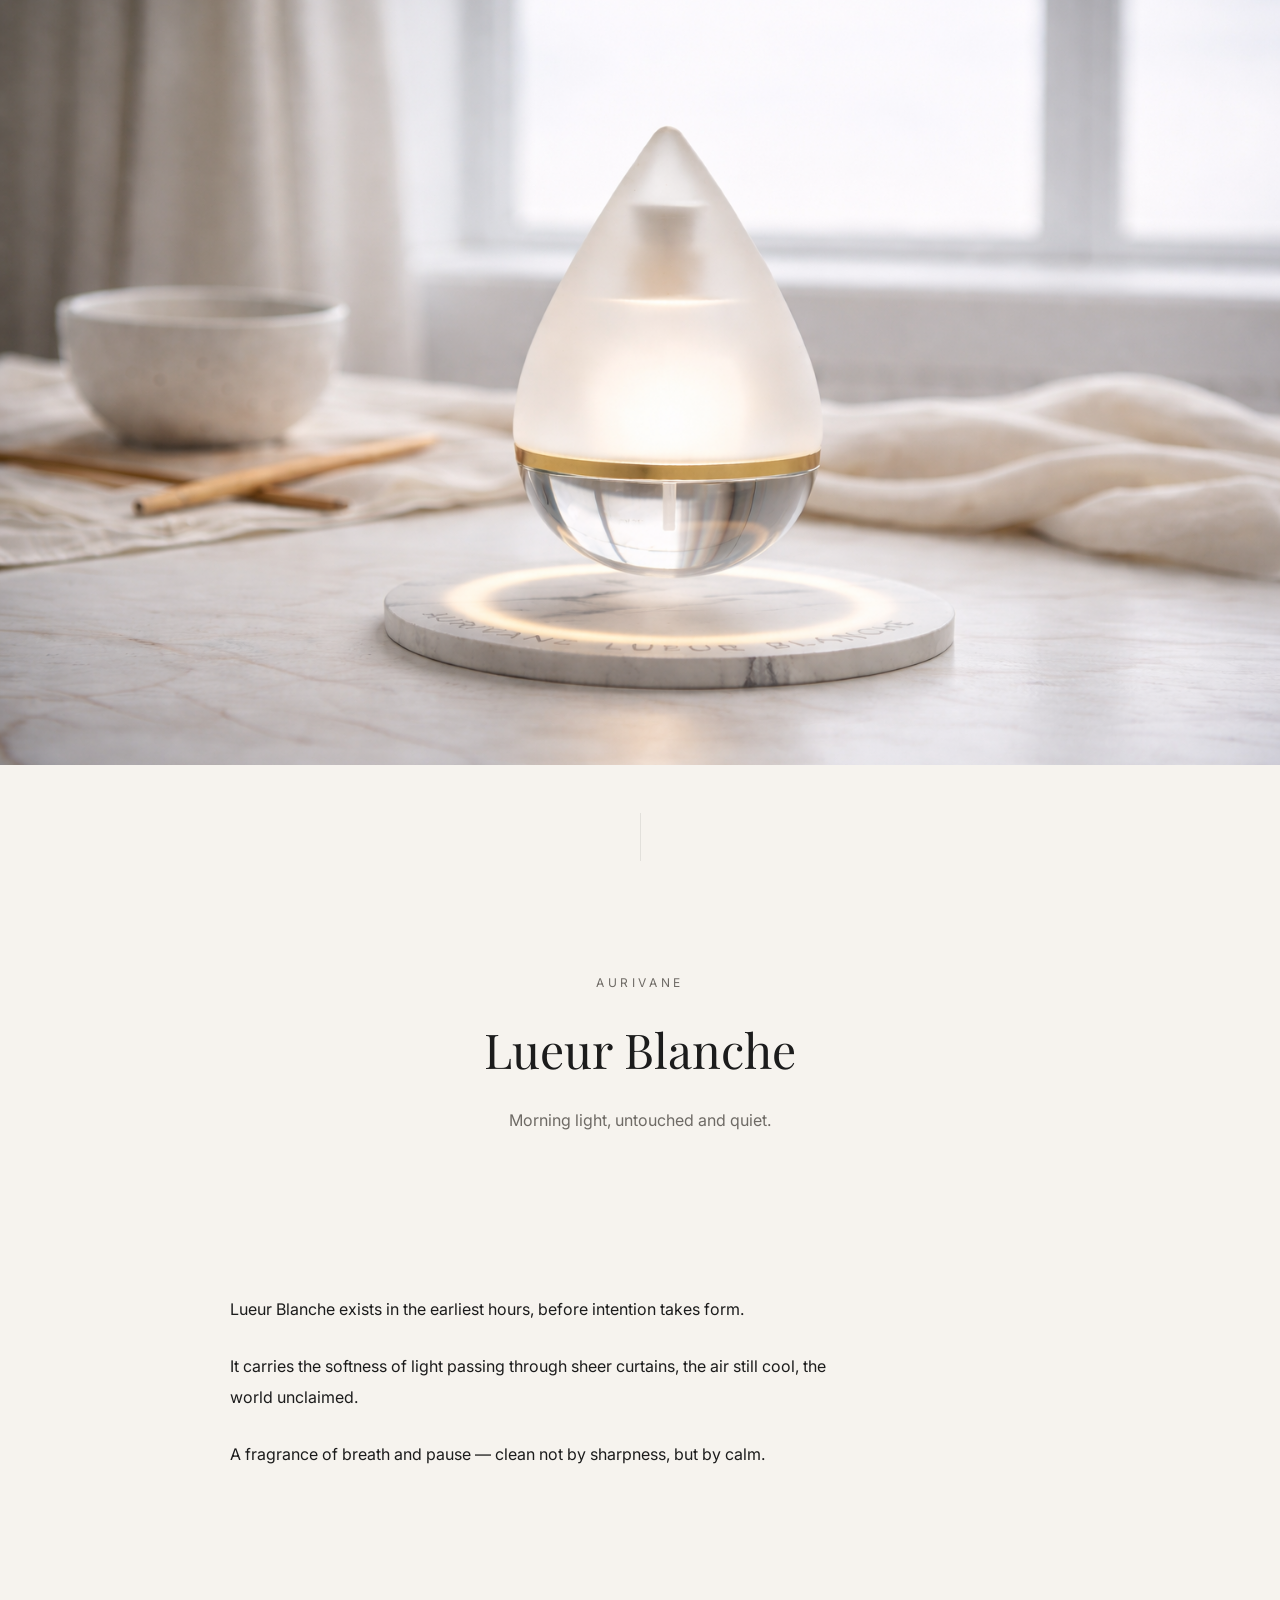
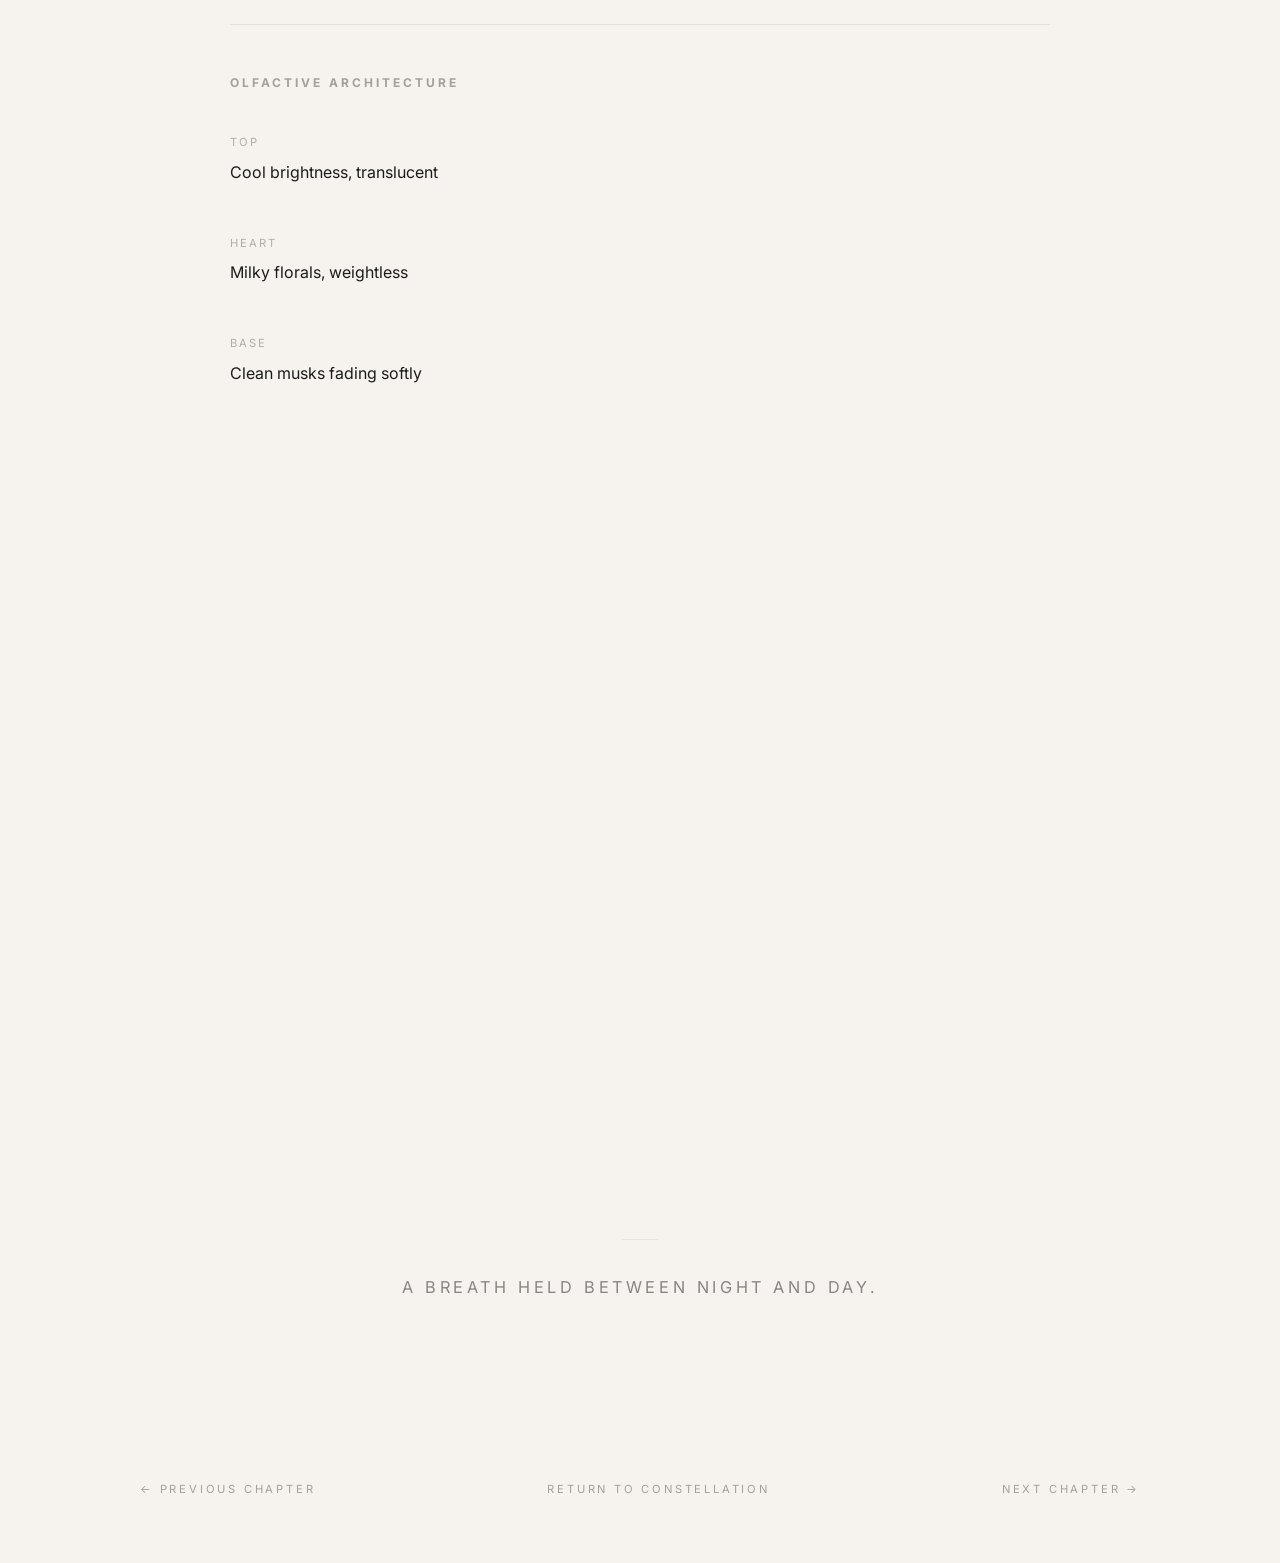
<file: lueur-blanche.html>
<!DOCTYPE html>
<html lang="en">
<head>
  <meta charset="UTF-8" />
  <title>Lueur Blanche — Aurivane</title>
  <meta name="viewport" content="width=device-width, initial-scale=1.0" />

  <link rel="stylesheet" href="aurivane-chapter.css" />

  <link rel="preconnect" href="https://fonts.googleapis.com" />
  <link rel="preconnect" href="https://fonts.gstatic.com" crossorigin />
  <link href="https://fonts.googleapis.com/css2?family=Playfair+Display:wght@400&family=Inter:wght@300;400&display=swap" rel="stylesheet" />
</head>

<body data-mood="blanche">

<section class="hero">
  <img 
    src="images/lueur-hero.png"
    alt="Aurivane — Lueur Blanche" 
    class="hero-media"
  />
</section>

<div class="hero-divider"></div>

  <section class="hero-meta">
    <div class="brand">Aurivane</div>
    <h1 class="fragrance">Lueur Blanche</h1>
    <p class="tagline">Morning light, untouched and quiet.</p>
  </section>

  <section class="section narrative">
    <p>
      Lueur Blanche exists in the earliest hours, before intention takes form.
    </p>
    <p>
      It carries the softness of light passing through sheer curtains, the air
      still cool, the world unclaimed.
    </p>
    <p>
      A fragrance of breath and pause — clean not by sharpness, but by calm.
    </p>
  </section>

  <section class="section architecture">
    <h3>Olfactive Architecture</h3>
    <div class="note"><span>Top</span>Cool brightness, translucent</div>
    <div class="note"><span>Heart</span>Milky florals, weightless</div>
    <div class="note"><span>Base</span>Clean musks fading softly</div>
  </section>

  <section class="section section--tight">
    <div class="ritual-media">
  <video autoplay muted loop playsinline>
    <source src="images/lueur-ritual.mp4" type="video/mp4" />
  </video>
</div>
<p class="ritual-caption">A breath held between night and day.</p>
  </section>

  <nav class="chapter-nav">
    <a href="noctis-veil.html">← Previous chapter</a>
    <a href="index.html">Return to constellation</a>
    <a href="rose-silencieuse.html">Next chapter →</a>
  </nav>

</body>
</html>
</file>
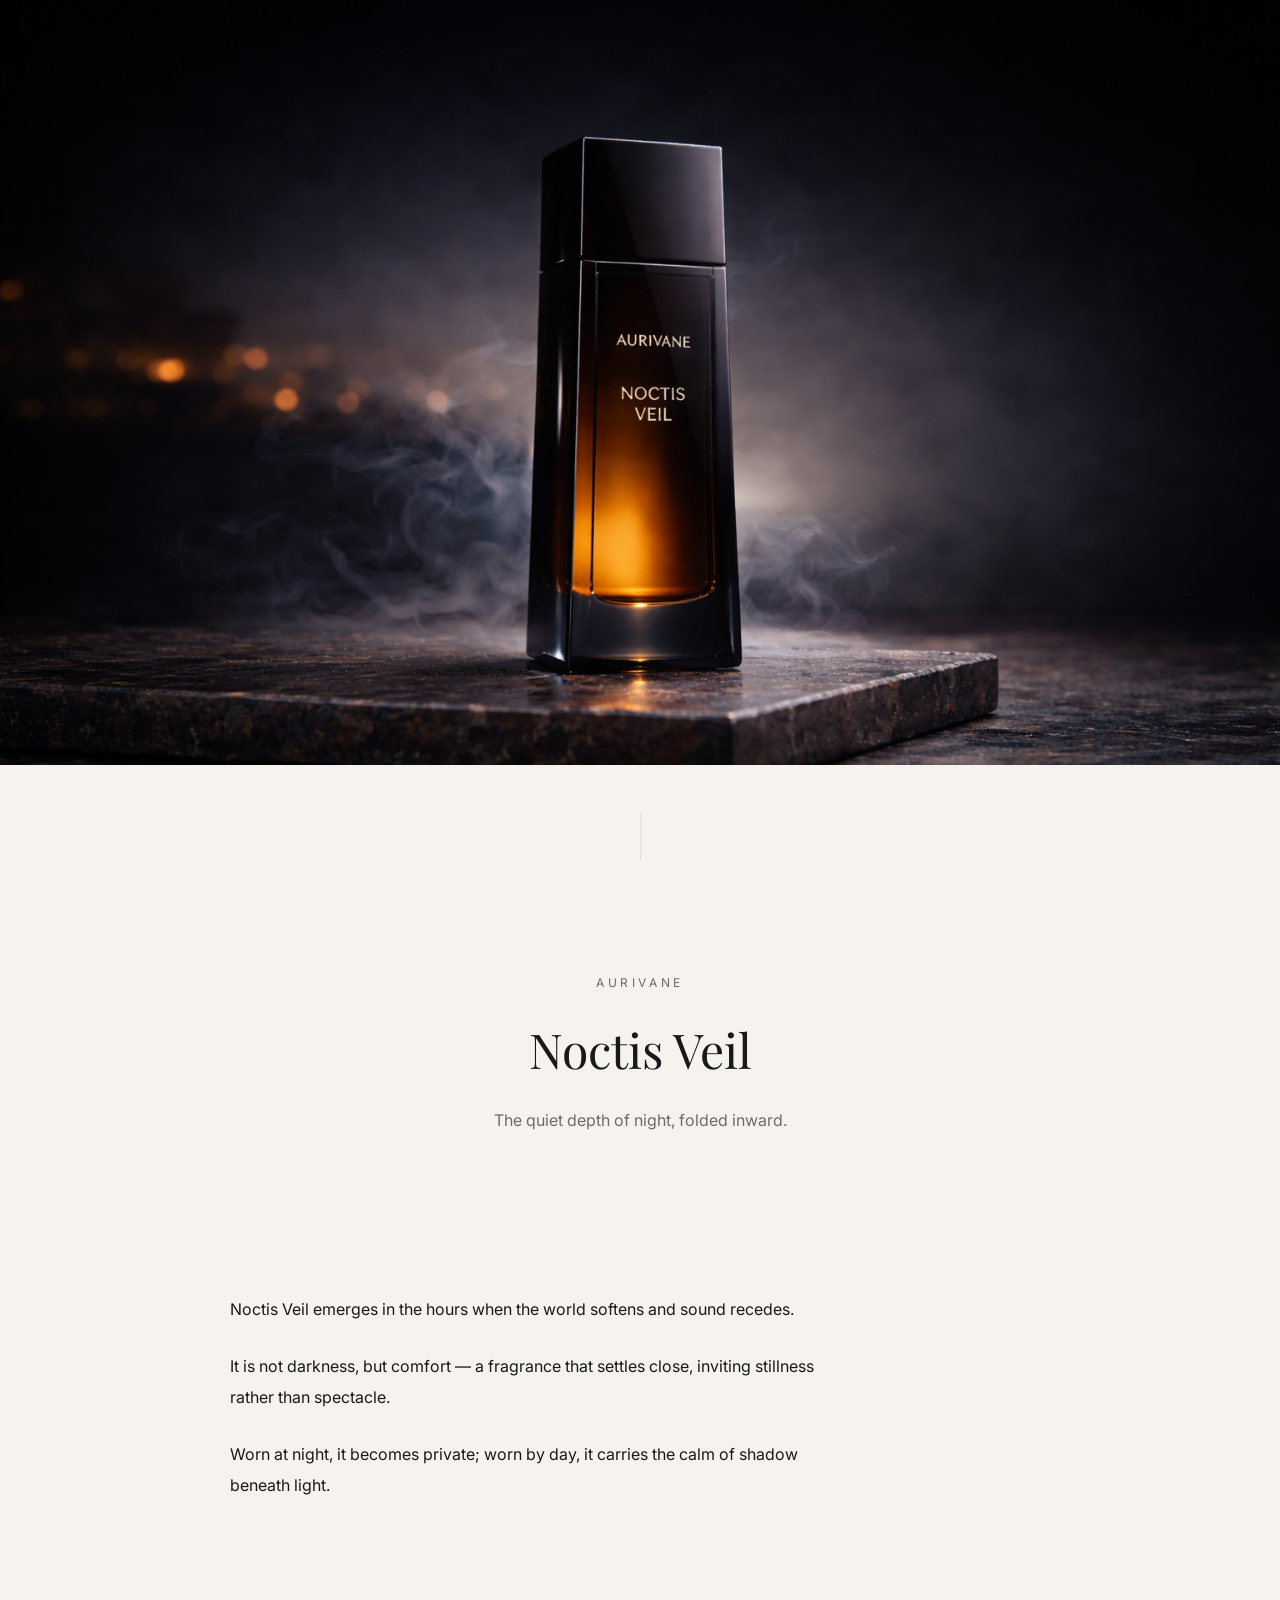
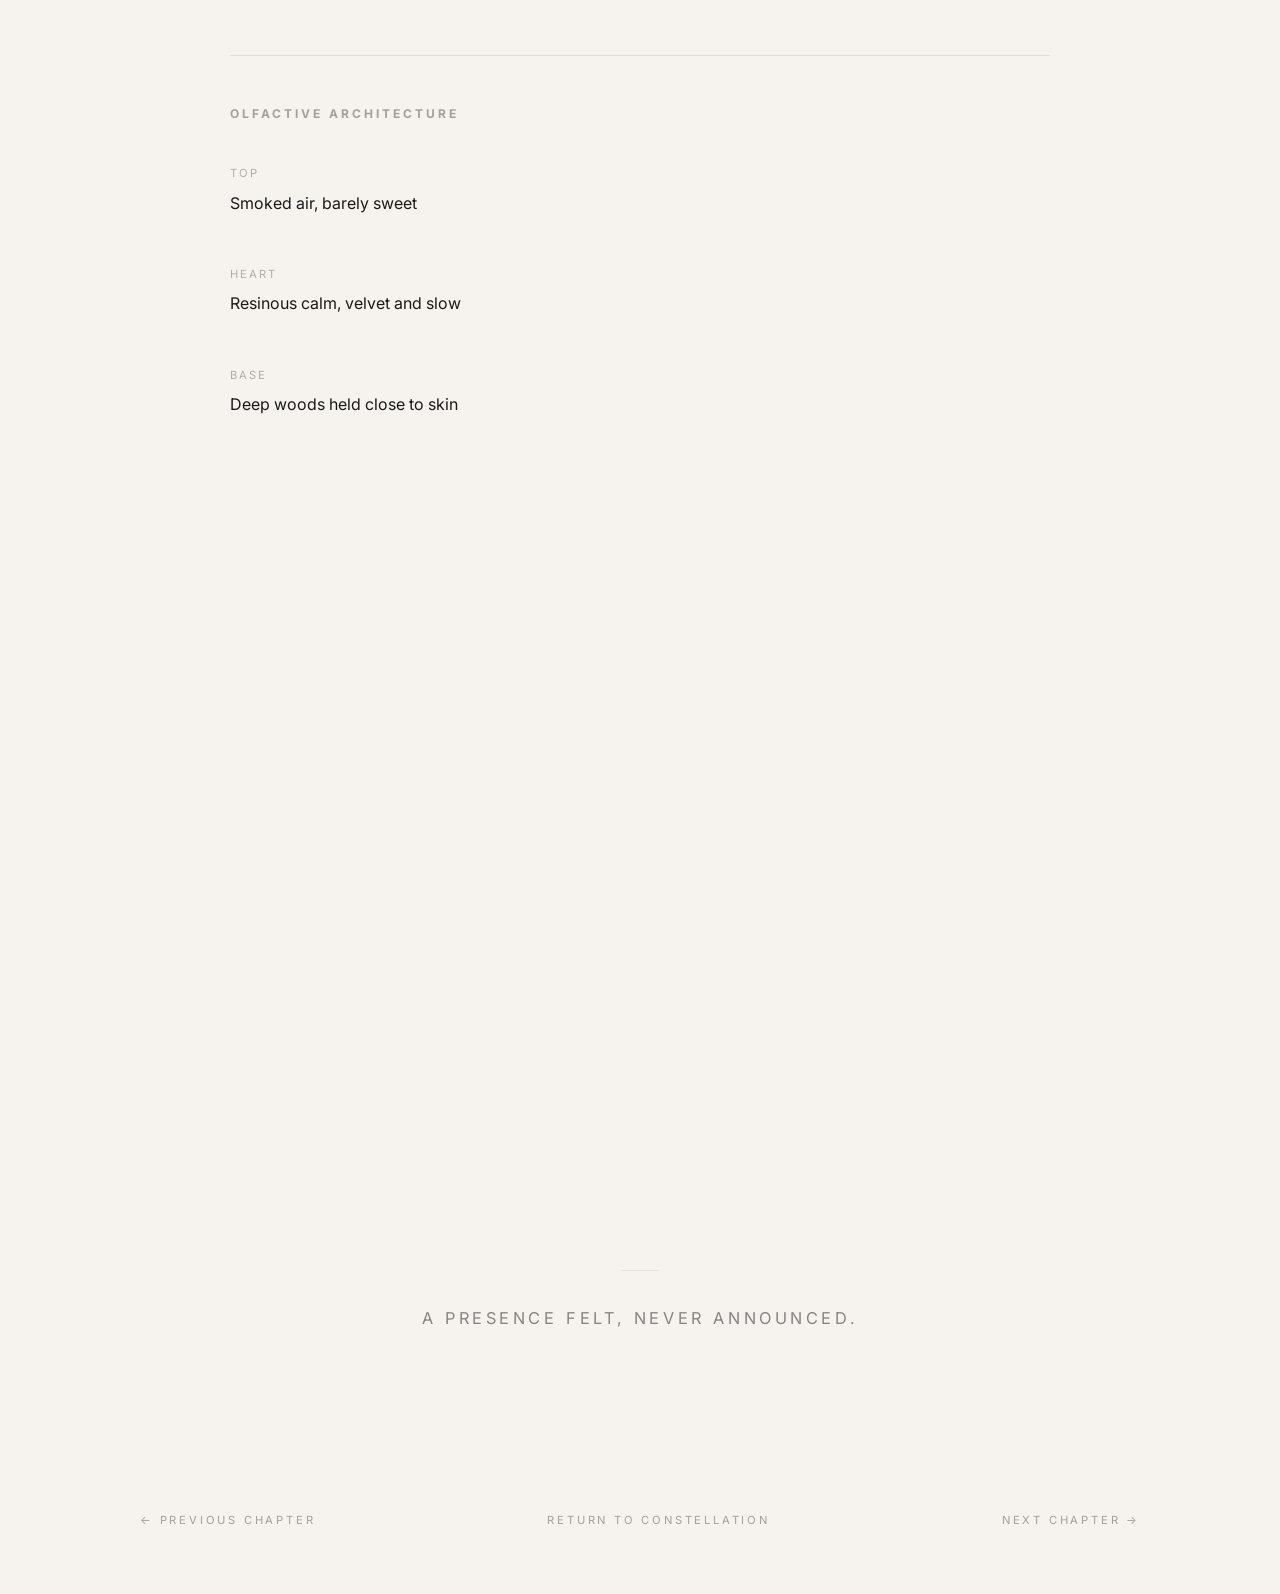
<file: noctis-veil.html>
<!DOCTYPE html>
<html lang="en">
<head>
  <meta charset="UTF-8" />
  <title>Noctis Veil — Aurivane</title>
  <meta name="viewport" content="width=device-width, initial-scale=1.0" />

  <link rel="stylesheet" href="aurivane-chapter.css" />

  <link rel="preconnect" href="https://fonts.googleapis.com" />
  <link rel="preconnect" href="https://fonts.gstatic.com" crossorigin />
  <link href="https://fonts.googleapis.com/css2?family=Playfair+Display:wght@400&family=Inter:wght@300;400&display=swap" rel="stylesheet" />
</head>

<body data-mood="noctis">
<section class="hero">
  <img 
    src="images/noctis-hero.png"
    alt="Aurivane — Noctis Veil" 
    class="hero-media"
  />
</section>

<div class="hero-divider"></div>

  <section class="hero-meta">
    <div class="brand">Aurivane</div>
    <h1 class="fragrance">Noctis Veil</h1>
    <p class="tagline">The quiet depth of night, folded inward.</p>
  </section>

  <section class="section narrative">
    <p>
      Noctis Veil emerges in the hours when the world softens and sound recedes.
    </p>
    <p>
      It is not darkness, but comfort — a fragrance that settles close, inviting
      stillness rather than spectacle.
    </p>
    <p>
      Worn at night, it becomes private; worn by day, it carries the calm of
      shadow beneath light.
    </p>
  </section>

  <section class="section architecture">
    <h3>Olfactive Architecture</h3>
    <div class="note"><span>Top</span>Smoked air, barely sweet</div>
    <div class="note"><span>Heart</span>Resinous calm, velvet and slow</div>
    <div class="note"><span>Base</span>Deep woods held close to skin</div>
  </section>

  <section class="section section--tight">
   
<div class="ritual-media">
  <video autoplay muted loop playsinline>
    <source src="images/noctis-ritual.mp4" type="video/mp4" />
  </video>
</div>


   
    <p class="ritual-caption">A presence felt, never announced.</p>
  </section>

  <nav class="chapter-nav">
    <a href="eclat-dore.html">← Previous chapter</a>
    <a href="index.html">Return to constellation</a>
    <a href="lueur-blanche.html">Next chapter →</a>
  </nav>

</body>
</html>
</file>
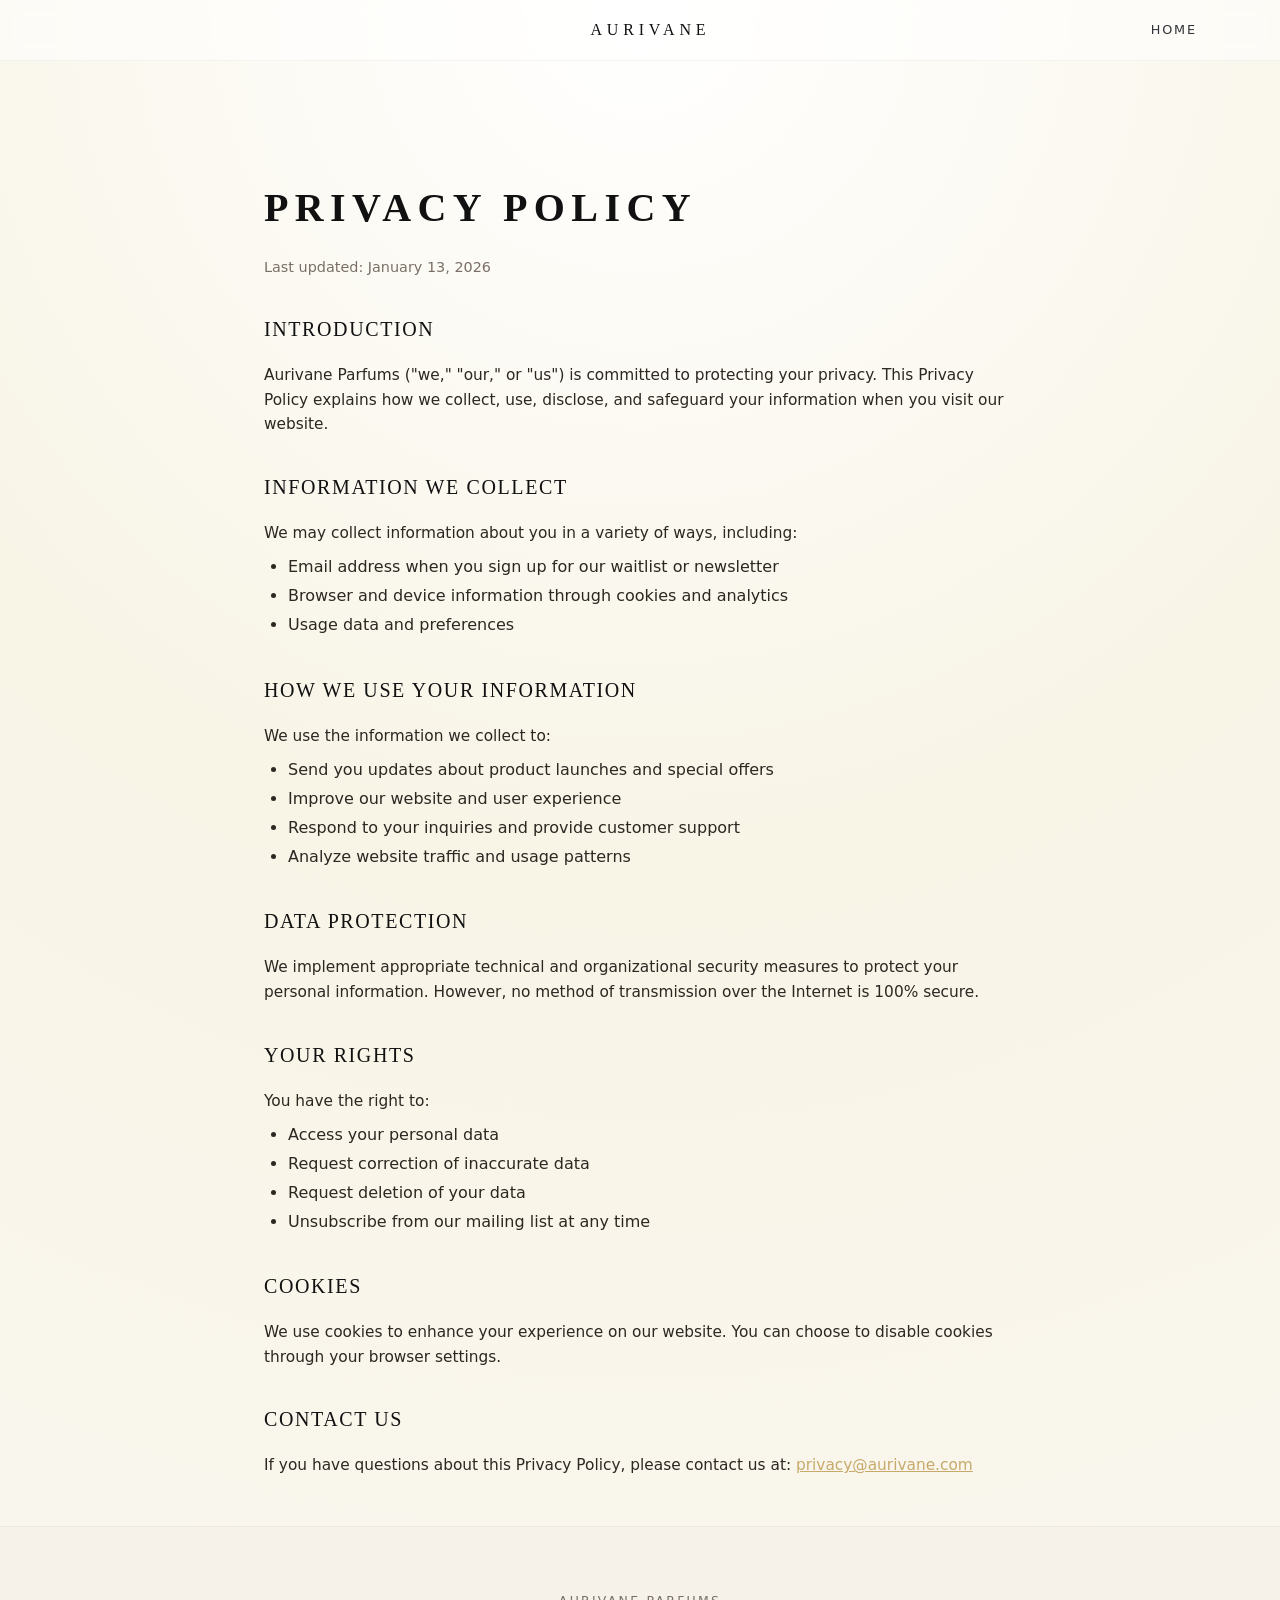
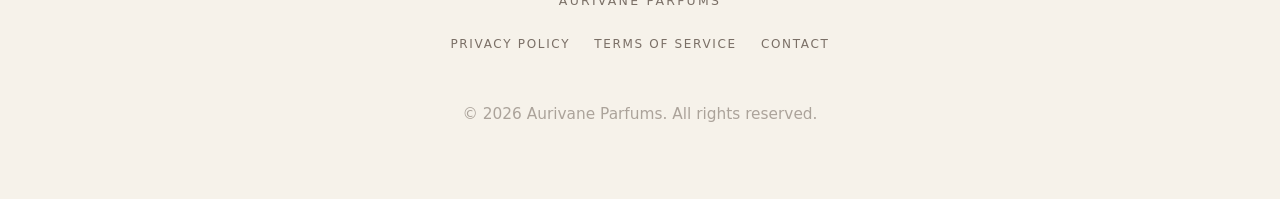
<file: privacy-policy.html>
<!DOCTYPE html>
<html lang="en">
<head>
  <meta charset="UTF-8" />
  <meta name="viewport" content="width=device-width, initial-scale=1.0" />
  <meta name="description" content="Privacy Policy for Aurivane Parfums. Learn how we protect and handle your personal information." />
  <meta name="robots" content="noindex, nofollow" />
  <title>Privacy Policy — Aurivane Parfums</title>
  <link rel="stylesheet" href="styles.css" />
</head>
<body>
  <a href="#main-content" class="skip-to-main">Skip to main content</a>
  
  <header class="site-header" role="banner">
    <div class="container nav-inner">
      <div></div>
      <div class="nav-center-brand"><a href="index.html" style="text-decoration: none; color: inherit;">Aurivane</a></div>
      <nav class="nav-links" role="navigation" aria-label="Main navigation">
        <a href="index.html">Home</a>
      </nav>
    </div>
  </header>

  <main id="main-content" role="main" style="padding-top: 8rem; min-height: 70vh;">
    <section style="max-width: 800px; margin: 0 auto; padding: 3rem 1.5rem;">
      <h1 style="font-family: 'Playfair Display', serif; font-size: 2.5rem; margin-bottom: 1rem; color: #111111;">Privacy Policy</h1>
      <p style="color: #7a6f66; margin-bottom: 2rem; font-size: 0.9rem;">Last updated: January 13, 2026</p>

      <div style="line-height: 1.8; color: #2d2722;">
        <h2 style="font-size: 1.25rem; margin-top: 2rem; margin-bottom: 1rem; color: #111111;">Introduction</h2>
        <p>Aurivane Parfums ("we," "our," or "us") is committed to protecting your privacy. This Privacy Policy explains how we collect, use, disclose, and safeguard your information when you visit our website.</p>

        <h2 style="font-size: 1.25rem; margin-top: 2rem; margin-bottom: 1rem; color: #111111;">Information We Collect</h2>
        <p>We may collect information about you in a variety of ways, including:</p>
        <ul style="margin-left: 1.5rem; margin-top: 0.5rem;">
          <li>Email address when you sign up for our waitlist or newsletter</li>
          <li>Browser and device information through cookies and analytics</li>
          <li>Usage data and preferences</li>
        </ul>

        <h2 style="font-size: 1.25rem; margin-top: 2rem; margin-bottom: 1rem; color: #111111;">How We Use Your Information</h2>
        <p>We use the information we collect to:</p>
        <ul style="margin-left: 1.5rem; margin-top: 0.5rem;">
          <li>Send you updates about product launches and special offers</li>
          <li>Improve our website and user experience</li>
          <li>Respond to your inquiries and provide customer support</li>
          <li>Analyze website traffic and usage patterns</li>
        </ul>

        <h2 style="font-size: 1.25rem; margin-top: 2rem; margin-bottom: 1rem; color: #111111;">Data Protection</h2>
        <p>We implement appropriate technical and organizational security measures to protect your personal information. However, no method of transmission over the Internet is 100% secure.</p>

        <h2 style="font-size: 1.25rem; margin-top: 2rem; margin-bottom: 1rem; color: #111111;">Your Rights</h2>
        <p>You have the right to:</p>
        <ul style="margin-left: 1.5rem; margin-top: 0.5rem;">
          <li>Access your personal data</li>
          <li>Request correction of inaccurate data</li>
          <li>Request deletion of your data</li>
          <li>Unsubscribe from our mailing list at any time</li>
        </ul>

        <h2 style="font-size: 1.25rem; margin-top: 2rem; margin-bottom: 1rem; color: #111111;">Cookies</h2>
        <p>We use cookies to enhance your experience on our website. You can choose to disable cookies through your browser settings.</p>

        <h2 style="font-size: 1.25rem; margin-top: 2rem; margin-bottom: 1rem; color: #111111;">Contact Us</h2>
        <p>If you have questions about this Privacy Policy, please contact us at: <a href="mailto:privacy@aurivane.com" style="color: #c8a96b; text-decoration: underline;">privacy@aurivane.com</a></p>
      </div>
    </section>
  </main>

  <footer role="contentinfo">
    <div class="container footer-inner">
      <div class="footer-brand">Aurivane Parfums</div>
      <div class="footer-links">
        <a href="privacy-policy.html">Privacy Policy</a>
        <a href="terms.html">Terms of Service</a>
        <a href="mailto:hello@aurivane.com">Contact</a>
      </div>
      <div class="footer-copy">
        <p>&copy; 2026 Aurivane Parfums. All rights reserved.</p>
      </div>
    </div>
  </footer>

  <script src="script.js" defer></script>
</body>
</html>
</file>
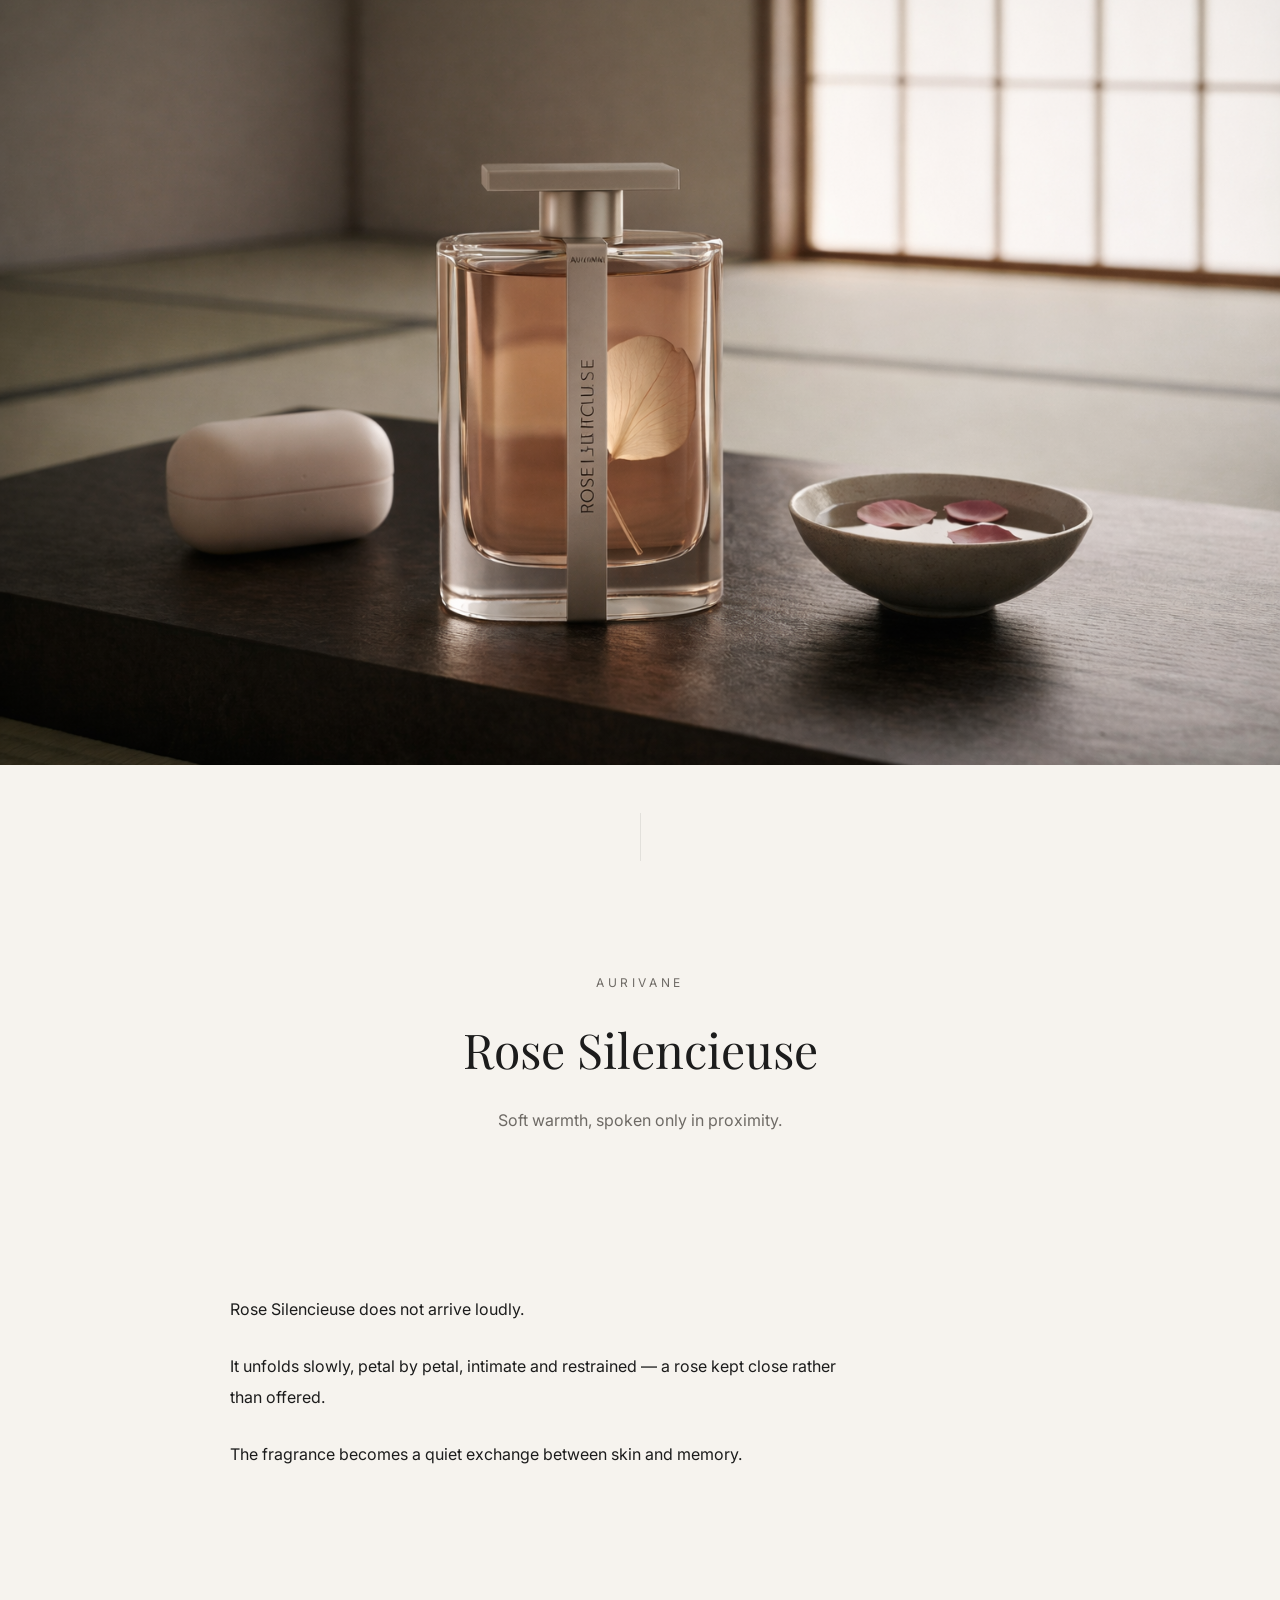
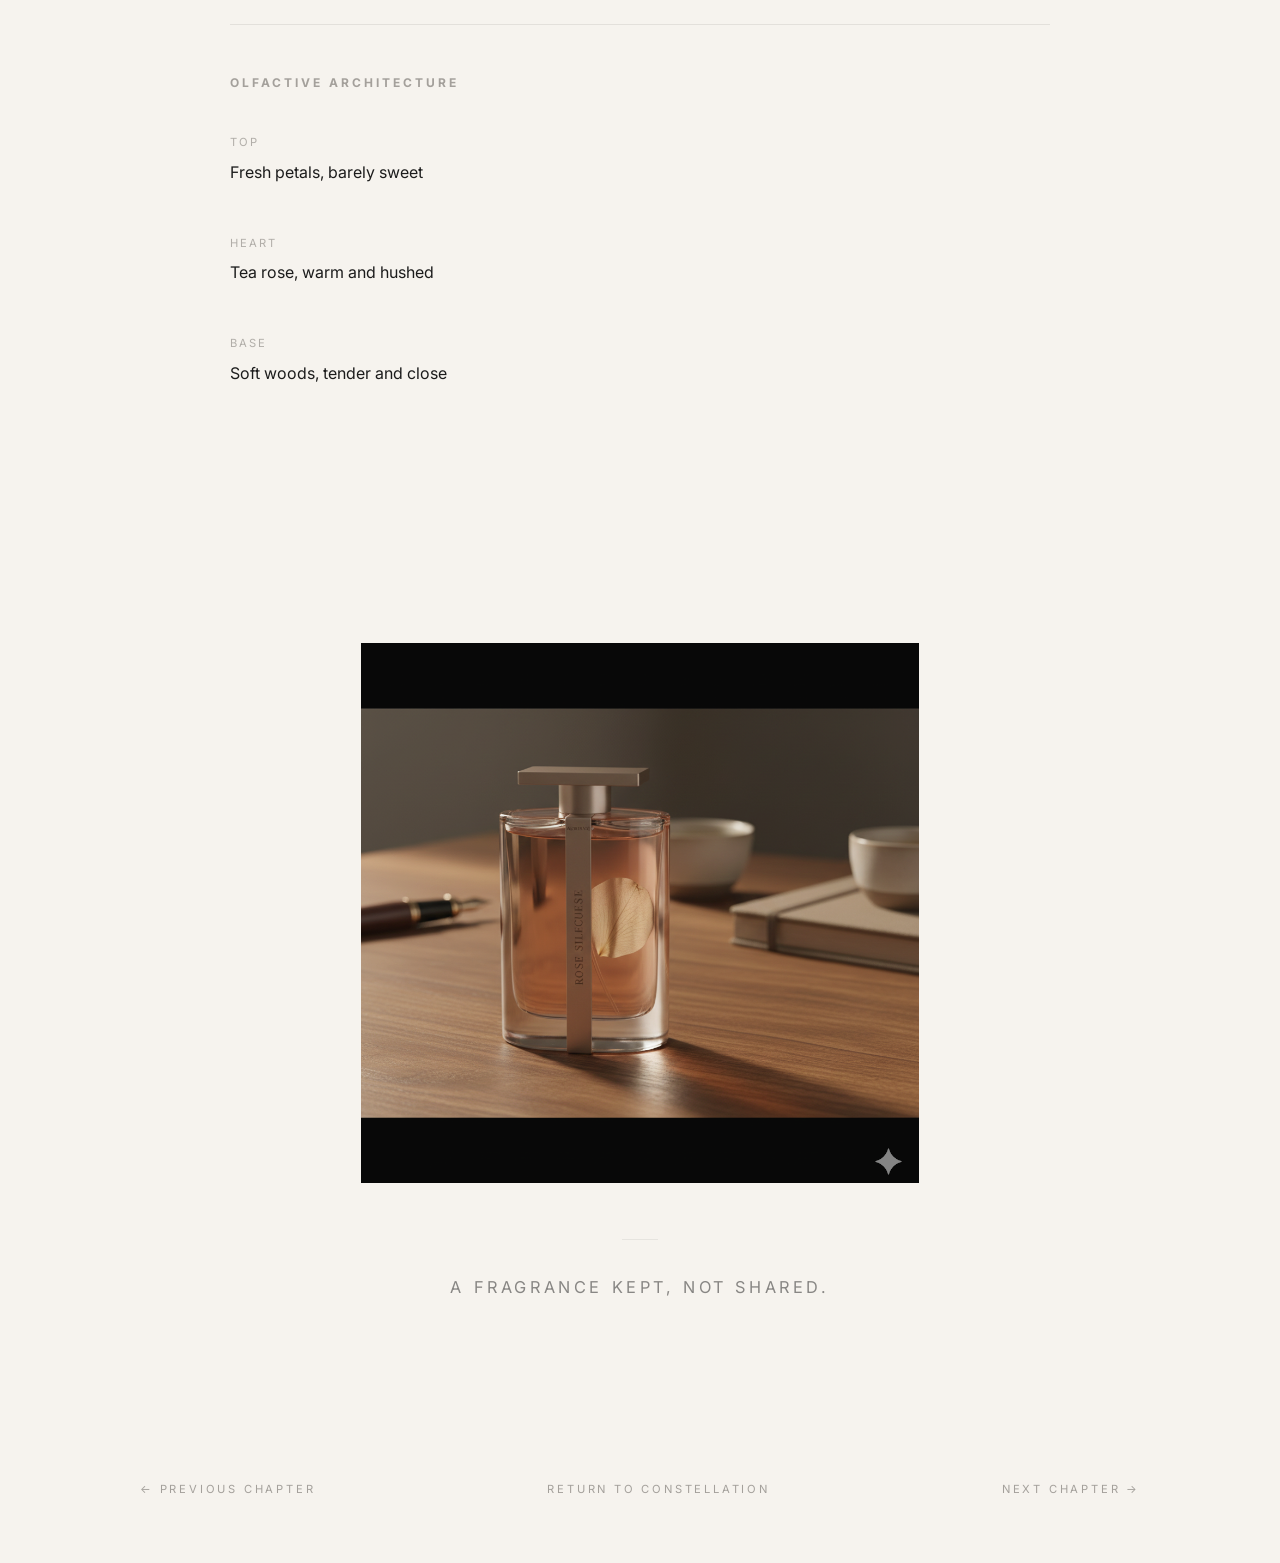
<file: rose-silencieuse.html>
<!DOCTYPE html>
<html lang="en">
<head>
  <meta charset="UTF-8" />
  <title>Rose Silencieuse — Aurivane</title>
  <meta name="viewport" content="width=device-width, initial-scale=1.0" />

  <link rel="stylesheet" href="aurivane-chapter.css" />

  <link rel="preconnect" href="https://fonts.googleapis.com" />
  <link rel="preconnect" href="https://fonts.gstatic.com" crossorigin />
  <link href="https://fonts.googleapis.com/css2?family=Playfair+Display:wght@400&family=Inter:wght@300;400&display=swap" rel="stylesheet" />
</head>

<body data-mood="rose">
<section class="hero">
  <img 
    src="images/rose-background.png"
    alt="Aurivane — Éclat Doré" 
    class="hero-media"
  />
</section>

<div class="hero-divider"></div>

  <section class="hero-meta">
    <div class="brand">Aurivane</div>
    <h1 class="fragrance">Rose Silencieuse</h1>
    <p class="tagline">Soft warmth, spoken only in proximity.</p>
  </section>

  <section class="section narrative">
    <p>
      Rose Silencieuse does not arrive loudly.
    </p>
    <p>
      It unfolds slowly, petal by petal, intimate and restrained — a rose kept
      close rather than offered.
    </p>
    <p>
      The fragrance becomes a quiet exchange between skin and memory.
    </p>
  </section>

  <section class="section architecture">
    <h3>Olfactive Architecture</h3>
    <div class="note"><span>Top</span>Fresh petals, barely sweet</div>
    <div class="note"><span>Heart</span>Tea rose, warm and hushed</div>
    <div class="note"><span>Base</span>Soft woods, tender and close</div>
  </section>

  <section class="section section--tight">
    <div class="ritual-media">
  <img 
    src="images/rose-ritual.png" 
    alt="Aurivane ritual moment"
  />
</div>
<p class="ritual-caption">A fragrance kept, not shared.</p>
  </section>

  <nav class="chapter-nav">
    <a href="lueur-blanche.html">← Previous chapter</a>
    <a href="index.html">Return to constellation</a>
    <a href="ciel-d-opaline.html">Next chapter →</a>
  </nav>

</body>
</html>
</file>
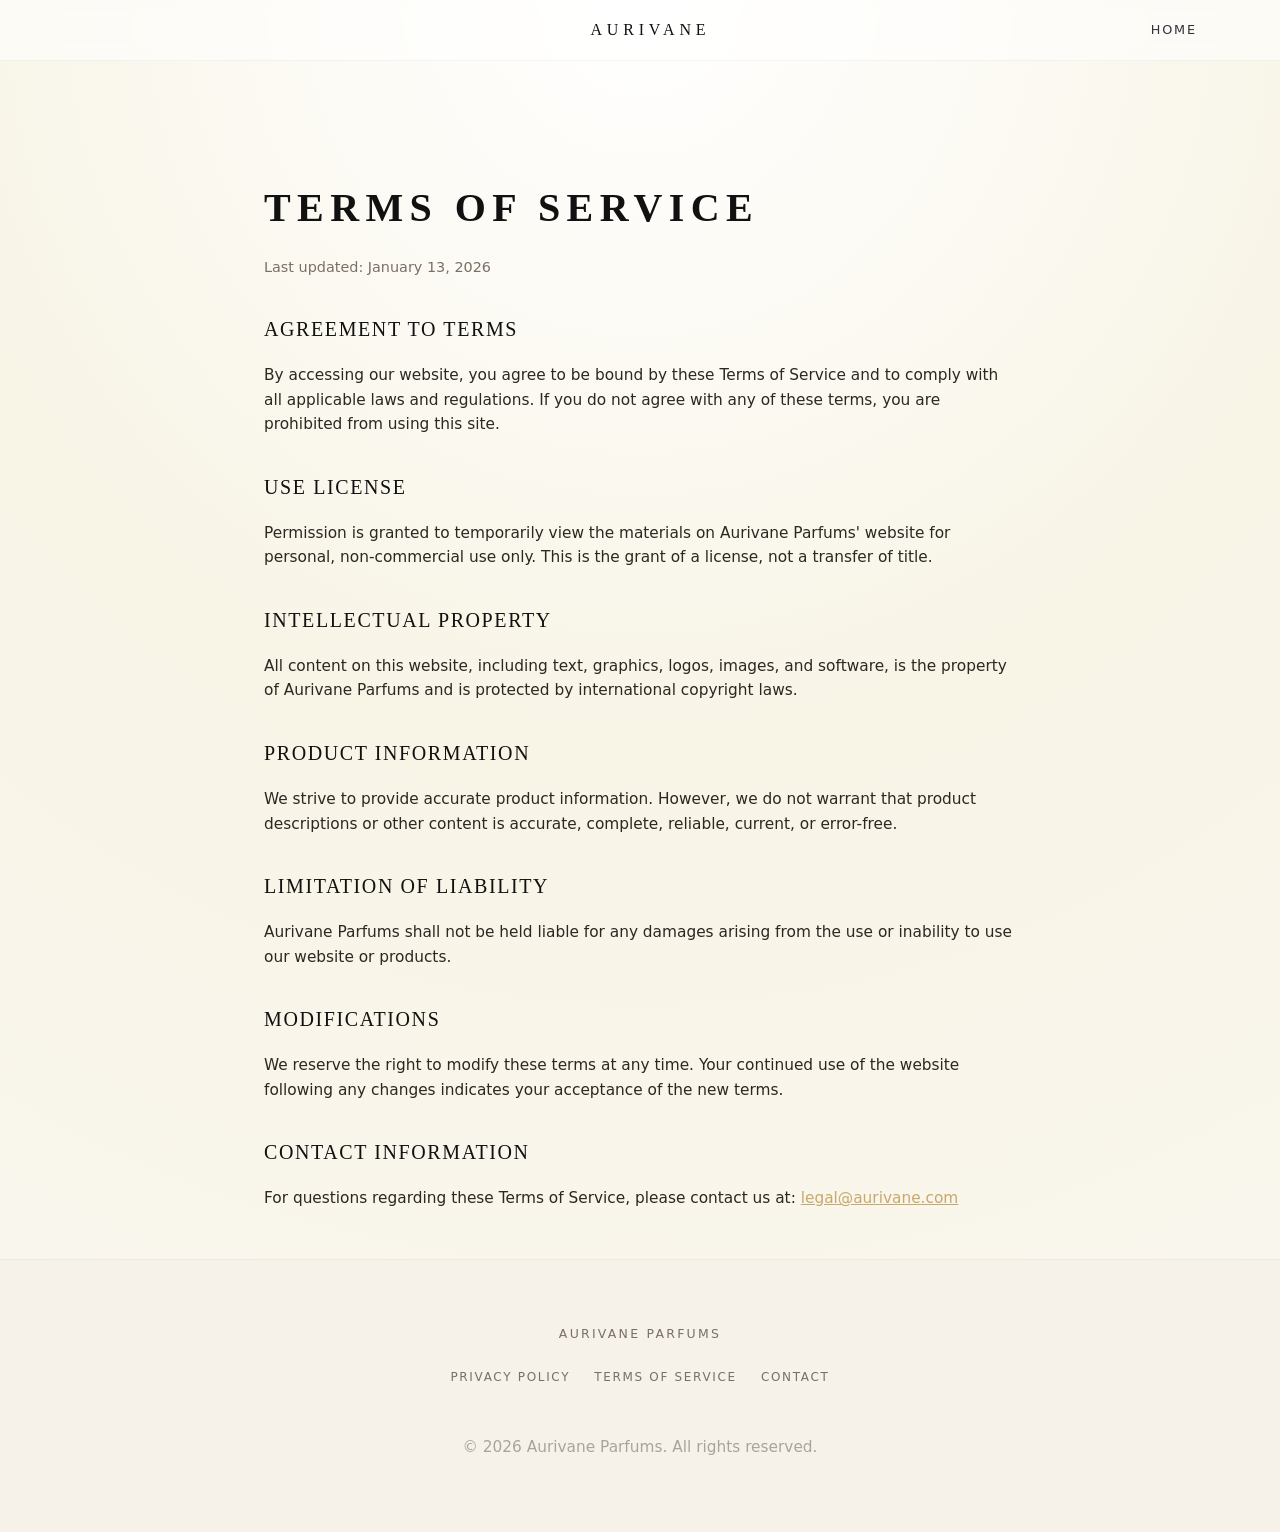
<file: terms.html>
<!DOCTYPE html>
<html lang="en">
<head>
  <meta charset="UTF-8" />
  <meta name="viewport" content="width=device-width, initial-scale=1.0" />
  <meta name="description" content="Terms of Service for Aurivane Parfums. Review our terms and conditions." />
  <meta name="robots" content="noindex, nofollow" />
  <title>Terms of Service — Aurivane Parfums</title>
  <link rel="stylesheet" href="styles.css" />
</head>
<body>
  <a href="#main-content" class="skip-to-main">Skip to main content</a>
  
  <header class="site-header" role="banner">
    <div class="container nav-inner">
      <div></div>
      <div class="nav-center-brand"><a href="index.html" style="text-decoration: none; color: inherit;">Aurivane</a></div>
      <nav class="nav-links" role="navigation" aria-label="Main navigation">
        <a href="index.html">Home</a>
      </nav>
    </div>
  </header>

  <main id="main-content" role="main" style="padding-top: 8rem; min-height: 70vh;">
    <section style="max-width: 800px; margin: 0 auto; padding: 3rem 1.5rem;">
      <h1 style="font-family: 'Playfair Display', serif; font-size: 2.5rem; margin-bottom: 1rem; color: #111111;">Terms of Service</h1>
      <p style="color: #7a6f66; margin-bottom: 2rem; font-size: 0.9rem;">Last updated: January 13, 2026</p>

      <div style="line-height: 1.8; color: #2d2722;">
        <h2 style="font-size: 1.25rem; margin-top: 2rem; margin-bottom: 1rem; color: #111111;">Agreement to Terms</h2>
        <p>By accessing our website, you agree to be bound by these Terms of Service and to comply with all applicable laws and regulations. If you do not agree with any of these terms, you are prohibited from using this site.</p>

        <h2 style="font-size: 1.25rem; margin-top: 2rem; margin-bottom: 1rem; color: #111111;">Use License</h2>
        <p>Permission is granted to temporarily view the materials on Aurivane Parfums' website for personal, non-commercial use only. This is the grant of a license, not a transfer of title.</p>

        <h2 style="font-size: 1.25rem; margin-top: 2rem; margin-bottom: 1rem; color: #111111;">Intellectual Property</h2>
        <p>All content on this website, including text, graphics, logos, images, and software, is the property of Aurivane Parfums and is protected by international copyright laws.</p>

        <h2 style="font-size: 1.25rem; margin-top: 2rem; margin-bottom: 1rem; color: #111111;">Product Information</h2>
        <p>We strive to provide accurate product information. However, we do not warrant that product descriptions or other content is accurate, complete, reliable, current, or error-free.</p>

        <h2 style="font-size: 1.25rem; margin-top: 2rem; margin-bottom: 1rem; color: #111111;">Limitation of Liability</h2>
        <p>Aurivane Parfums shall not be held liable for any damages arising from the use or inability to use our website or products.</p>

        <h2 style="font-size: 1.25rem; margin-top: 2rem; margin-bottom: 1rem; color: #111111;">Modifications</h2>
        <p>We reserve the right to modify these terms at any time. Your continued use of the website following any changes indicates your acceptance of the new terms.</p>

        <h2 style="font-size: 1.25rem; margin-top: 2rem; margin-bottom: 1rem; color: #111111;">Contact Information</h2>
        <p>For questions regarding these Terms of Service, please contact us at: <a href="mailto:legal@aurivane.com" style="color: #c8a96b; text-decoration: underline;">legal@aurivane.com</a></p>
      </div>
    </section>
  </main>

  <footer role="contentinfo">
    <div class="container footer-inner">
      <div class="footer-brand">Aurivane Parfums</div>
      <div class="footer-links">
        <a href="privacy-policy.html">Privacy Policy</a>
        <a href="terms.html">Terms of Service</a>
        <a href="mailto:hello@aurivane.com">Contact</a>
      </div>
      <div class="footer-copy">
        <p>&copy; 2026 Aurivane Parfums. All rights reserved.</p>
      </div>
    </div>
  </footer>

  <script src="script.js" defer></script>
</body>
</html>
</file>
<file: styles.css>
/* ---------- Base ---------- */
    :root {
      --border-soft: #e0e0e0;
      --shadow-soft: 0 20px 40px rgba(0, 0, 0, 0.06);
      --radius-lg: 24px;
      --radius-md: 16px;
      --radius-sm: 999px;
      --max-width: 1120px;
      --transition-fast: 200ms ease-out;
      --bg-main: #f5f1e8;
      --bg-soft: #f7f3ec;
      --bg-white: #ffffff;
      --bg-blush: #e9dfd3;
      --bg-accent: #e0d7c5;
      --text-main: #2d2722;
      --text-muted: #7a6f66;
      --gold: #c8a96b;
      --rose-gold: #8a7468;
    }

    * {
      box-sizing: border-box;
      margin: 0;
      padding: 0;
    }

    html,
    body {
      scroll-behavior: smooth;
    }


    .bottle-link {
  text-decoration: none;
  color: inherit;
  display: block;
}

.bottle-link:hover span{
  transform: scale(1.02);
  transition: transform 0.6s ease;
}

    body {
      font-family: "Inter", system-ui, -apple-system, BlinkMacSystemFont, "Segoe UI", sans-serif;
      color: #22242a;
      background: radial-gradient(circle at top, #ffffff 0, #f8f4e6 45%, #faf7f0 100%);
      -webkit-font-smoothing: antialiased;
      font-size: 16px;
      line-height: 1.6;
    }

    img,
    video {
      max-width: 100%;
      display: block;
    }

    a {
      text-decoration: none;
      color: inherit;
    }

    main {
      width: 100%;
      overflow-x: hidden;
    }

    .container {
      max-width: var(--max-width);
      margin: 0 auto;
      padding: 0 1.5rem;
    }

    section {
      padding: 6.5rem 0;
      scroll-margin-top: 4.5rem; /* for fixed header */
    }

    h1,
    h2,
    h3 {
      letter-spacing: 0.16em;
      text-transform: uppercase;
    }

    p {
      line-height: 1.6;
      font-size: 0.96rem;
    }

    /* ---------- Header / Nav ---------- */
    .site-header {
      position: fixed;
      top: 0;
      inset-inline: 0;
      z-index: 9999;
      backdrop-filter: blur(10px);
      background: rgba(255, 255, 255, 0.55);
      border-bottom: 1px solid rgba(0, 0, 0, 0.04);
      left: 0;
      width: 100%;
      
    }

/* Desktop */
.menu-toggle {
  display: none;
}

.hero::before{
  pointer-events: none;
}

.menu-open .menu-toggle span:nth-child(1) {
  transform: translateY(8px) rotate(45deg);
}

.menu-open .menu-toggle span:nth-child(2) {
  opacity: 0;
}

.menu-open .menu-toggle span:nth-child(3) {
  transform: translateY(-8px) rotate(-45deg);
}


/* ---------- Mobile menu behavior ---------- */
.menu-open {
  overflow: hidden;
}



    .nav-inner {
      height: 3.75rem;
      display: grid;
      grid-template-columns: 1fr auto 1fr;
      align-items: center;
    }

    .nav-center-brand {
      grid-column: 2;
      justify-self: center;
      font-family: "Playfair Display", "Cormorant Garamond", serif;
      font-size: 1rem;
      letter-spacing: 0.3em;
      text-transform: uppercase;
      color: #111111;
    }

    .nav-links {
      grid-column: 3;
      justify-self: end;
      display: flex;
      gap: 1.75rem;
      color: #555;
      font-size: 0.8rem;
      letter-spacing: 0.14em;
      text-transform: uppercase;
    }

    .nav-links a {
      color: #303339;
      text-decoration: none;
      position: relative;
    }

    .nav-links a::after {
      content: "";
      position: absolute;
      left: 0;
      bottom: -0.2rem;
      width: 0;
      height: 1px;
      background: #111111;
      transition: width 180ms ease-out;
    }

    .nav-links a:hover::after {
      width: 100%;
    }

    /* ---------- Hero ---------- */
    .hero {
      min-height: 100vh;
      display: block;
      align-items: flex-start;
      position: relative;
      padding-top: 9rem; /* extra for fixed header */
      padding-bottom: 4rem;
      background: url("images/hero-background.png") right center / cover no-repeat;
      background-color: #f7f3ec;
      margin-top: 4rem;
    }

    .site-header .container{
      padding-inline: 1.5rem 0.2rem;
    }

    .hero::before {
      content: "";
      position: absolute;
      inset: 0;
      background: radial-gradient(circle at top left, rgba(255, 255, 255, 0.4), transparent 55%),
        linear-gradient(to bottom, rgba(255, 255, 255, 0.35), rgba(255, 255, 255, 0.2));
      mix-blend-mode: lighten;
    }

    .hero .container {
      position: relative;
      z-index: 1;
    }

    .hero-inner {
      display: grid;
      grid-template-columns: minmax(0, 1fr);
      gap: 2.5rem;
      align-items: flex-start;
      justify-items: flex-start;
    }

    .hero-copy {
      max-width: 38rem;
      margin-top: 1rem;
      color: #1f2023;
    }

    .brand-mark {
      text-transform: uppercase;
      letter-spacing: 0.2em;
      font-size: 0.75rem;
      margin-bottom: 1.25rem;
      opacity: 0.75;
    }

    .hero-title {
      font-family: "Playfair Display", "Cormorant Garamond", "Times New Roman", serif;
      font-size: clamp(2.6rem, 4vw, 3.6rem);
      line-height: 1.05;
      margin: 0 0 1.2rem;
      display: flex;
      flex-direction: column;
      gap: 0.15em;
      color: #111111;
    }

    .hero-title-prefix {
      font-weight: 400;
      text-transform: uppercase;
      letter-spacing: 0.14em;
      font-size: 0.6em;
      color: #5b5b60;
    }

    .hero-title-main {
      font-weight: 500;
    }

    .hero-tagline {
      font-family: "Inter", system-ui, -apple-system, BlinkMacSystemFont, "Segoe UI", sans-serif;
      font-size: clamp(1rem, 1.1vw, 1.06rem);
      line-height: 1.7;
      max-width: 32rem;
      margin: 0 0 1.8rem;
      color: #33353b;
    }

    .hero-meta {
      display: flex;
      flex-wrap: wrap;
      gap: 0.75rem 1.5rem;
      font-size: 0.75rem;
      text-transform: uppercase;
      letter-spacing: 0.16em;
      color: #656871;
    }

    /* ---------- Buttons & Pills ---------- */
    .btn {
      display: inline-flex;
      align-items: center;
      justify-content: center;
      padding: 0.85rem 2.5rem;
      border-radius: var(--radius-sm);
      border: 1px solid var(--gold);
      background: linear-gradient(135deg, #ffffff, #fdf7ea);
      color: var(--text-main);
      font-size: 0.85rem;
      letter-spacing: 0.16em;
      text-transform: uppercase;
      font-weight: 500;
      letter-spacing: 0.22em;
      cursor: pointer;
      transition: background var(--transition-fast), transform var(--transition-fast),
        box-shadow var(--transition-fast);
      box-shadow: 0 10px 20px rgba(0, 0, 0, 0.06);
    }

    .btn:hover {
      background: linear-gradient(135deg, #fffaf0, #ffeec7);
      transform: translateY(-0.5px);
      box-shadow: 0 16px 30px rgba(0, 0, 0, 0.08);
    }

    .pill {
      display: inline-flex;
      align-items: center;
      gap: 0.5rem;
      border-radius: var(--radius-sm);
      padding: 0.45rem 1.1rem;
      border: 1px solid rgba(0, 0, 0, 0.04);
      background: rgba(255, 255, 255, 0.75);
      backdrop-filter: blur(10px);
      font-size: 0.7rem;
      letter-spacing: 0.18em;
      text-transform: uppercase;
      color: var(--text-muted);
    }

    .pill-dot {
      width: 7px;
      height: 7px;
      border-radius: 50%;
      background: var(--gold);
    }

    /* ---------- Premium headings for sections ---------- */
    section h2 {
      font-family: "Playfair Display", "Cormorant Garamond", serif;
      font-size: clamp(1.6rem, 2.4vw, 2rem);
      font-weight: 500;
      letter-spacing: 0.08em;
      text-transform: uppercase;
      color: #111111;
      margin-bottom: 0.4rem;
    }

    section h3 {
      font-family: "Inter", system-ui, -apple-system, BlinkMacSystemFont, "Segoe UI", sans-serif;
      font-size: 0.85rem;
      text-transform: uppercase;
      letter-spacing: 0.2em;
      color: #7a7d84;
      margin-bottom: 1.4rem;
    }

    /* ---------- Brand Story ---------- */
    .brand-story {
      background: var(--bg-soft);
    }

    .brand-grid {
      display: grid;
      grid-template-columns: minmax(0, 1.2fr) minmax(0, 0.9fr);
      gap: 2.75rem;
      align-items: start;
    }

    .brand-copy h2 {
      font-size: 1.05rem;
      margin-bottom: 1rem;
    }

    .brand-copy p + p {
      margin-top: 0.9rem;
    }

    .brand-copy strong {
      font-weight: 600;
    }

    .brand-footnote {
      margin-top: 1.7rem;
      font-size: 0.8rem;
      text-transform: uppercase;
      letter-spacing: 0.22em;
      color: var(--gold);
    }

    .brand-visual {
      display: grid;
      grid-template-columns: repeat(2, minmax(0, 1fr));
      gap: 1.2rem;
    }

    .brand-card {
      border-radius: var(--radius-md);
      background: var(--bg-white);
      box-shadow: var(--shadow-soft);
      padding: 1.2rem 1.3rem;
    }

    .brand-chip {
      font-size: 0.7rem;
      letter-spacing: 0.16em;
      text-transform: uppercase;
      color: var(--text-muted);
      margin-bottom: 0.45rem;
    }

    .brand-card p {
      font-size: 0.85rem;
      color: var(--text-muted);
    }

    /* ---------- Fragrance Notes ---------- */
    .notes {
      background: var(--bg-blush);
    }

    .notes-inner {
      display: grid;
      grid-template-columns: minmax(0, 1.15fr) minmax(0, 0.85fr);
      gap: 3rem;
      align-items: center;
    }

    .notes-pyramid {
      display: grid;
      gap: 1.4rem;
    }

    .note-row {
      border-radius: var(--radius-md);
      padding: 1.05rem 1.25rem;
      display: flex;
      align-items: center;
      justify-content: space-between;
      gap: 1.5rem;
      border: 1px solid rgba(255, 255, 255, 0.7);
      background: rgba(255, 255, 255, 0.6);
      backdrop-filter: blur(8px);
      transition: transform var(--transition-fast), box-shadow var(--transition-fast),
        background var(--transition-fast);
    }

    .note-row:hover {
      transform: translateY(-1px);
      box-shadow: 0 12px 24px rgba(0,0,0,0.12);
      background: rgba(255, 255, 255, 0.85);
    }

    .note-label {
      font-size: 0.65rem;
      letter-spacing: 0.28em;
      text-transform: uppercase;
      color: var(--text-muted);
      opacity: 0.8;

    }

    .note-main {
      font-size: 0.95rem;
      font-weight: 600;
    }

    .note-desc {
      font-size: 0.8rem;
      color: var(--text-muted);
      max-width: 16rem;
    }

    .note-tag {
      padding: 0.25rem 0.7rem;
      border-radius: 999px;
      font-size: 0.7rem;
      background: rgba(244, 225, 210, 0.9);
      color: #785757;
    }
    
    
    .notes-bottle {
  padding: 2.4rem 2.2rem;
  background: none;
  border: none;
  box-shadow: none;
}


.notes-bottle-inner {
  aspect-ratio: 3 / 4;
  background: #f7f3ea; /* warm ivory */
  border: 1px solid rgba(0, 0, 0, 0.08); /* very soft outline */
  border-radius: 22px; /* subtle, not pill-like */
  display: flex;
  flex-direction: column;
  align-items: center;
  justify-content: center;
  gap: 0.45rem;
  text-align: center;
}



.notes-badge {
  font-size: 0.65rem;
  letter-spacing: 0.34em;
  text-transform: uppercase;
  color: #7a7268;
}
.notes-name {
  font-size: 1.05rem;
  letter-spacing: 0.36em;
  text-transform: uppercase;
  color: #111111;
}
.notes-sub {
  font-size: 0.75rem;
  color: #8a8277;
}

    /* ---------- Collection ---------- */
    .collection {
      background: var(--bg-white);
    }

    .collection-grid {
      display: grid;
      grid-template-columns: repeat(3, minmax(0, 1fr));
      gap: 1.6rem;
    }

    .scent-card {
      border-radius: var(--radius-md);
      background: var(--bg-soft);
      box-shadow: var(--shadow-soft);
      padding: 1.4rem 1.3rem 1.6rem;
      display: flex;
      flex-direction: column;
      gap: 0.85rem;
      position: relative;
      overflow: hidden;
      transition: transform var(--transition-fast), box-shadow var(--transition-fast);
    }

    .scent-card:hover {
      transform: translateY(-5px);
      box-shadow: 0 24px 40px rgba(0, 0, 0, 0.09);
        background: linear-gradient(
    135deg,
    #f8f5ee,
    #f2ede4
  );
    }

    .scent-tag {
      font-size: 0.7rem;
      letter-spacing: 0.18em;
      text-transform: uppercase;
      color: var(--text-muted);
    }

    .scent-name {
      font-size: 0.9rem;
      letter-spacing: 0.26em;
      text-transform: uppercase;
    }

    .scent-notes {
      font-size: 0.8rem;
      color: var(--text-muted);
    }

    .scent-chip {
      font-size: 0.7rem;
      padding: 0.25rem 0.7rem;
      border-radius: 999px;
      background: rgba(255, 255, 255, 0.9);
      border: 1px solid rgba(228, 213, 193, 0.9);
      align-self: flex-start;
    }

    .scent-cta-row {
      display: flex;
      justify-content: space-between;
      align-items: center;
      margin-top: 0.8rem;
      font-size: 0.68rem;
      letter-spacing: 0.22em;
      text-transform: uppercase;
      color: var(--text-muted);
    }

    .scent-arrow {
      font-size: 1.1rem;
    }

    /* ---------- Lifestyle ---------- */
    .lifestyle {
      background: #f6f2ea;
    }

    .lifestyle-grid {
      display: grid;
      grid-template-columns: 1.3fr 1fr;
      gap: 2rem;
      align-items: center;
    }

    .lifestyle-media {
      display: grid;
      grid-template-columns: 2fr 1.4fr;
      gap: 1.25rem;
    }

    .lifestyle-main {
      border-radius: var(--radius-lg);
      background: linear-gradient(145deg, #fff9f0, #ffe4f1);
      box-shadow: var(--shadow-soft);
      aspect-ratio: 4 / 3;
      position: relative;
      overflow: hidden;
    }

    .lifestyle-main::before {
  content: "";
  position: absolute;
  inset: 0;
  background: rgba(255, 255, 255, 0.04);
  pointer-events: none;
  z-index: 2;
}

    .lifestyle-main::after {
      content: "Muted Editorial Footage";
      position: absolute;
      left: 1.4rem;
      bottom: 1.3rem;
      font-size: 0.65rem;
      opacity: 0.55;
      letter-spacing: 0.22em;
      text-transform: uppercase;
      color: rgba(84, 70, 73, 0.7);
    }

    .lifestyle-subgrid {
      display: grid;
      grid-template-rows: 1fr 1fr;
      gap: 1.25rem;
    }

    .lifestyle-card {
      border-radius: var(--radius-md);
      background: #fffaf5;
      box-shadow: var(--shadow-soft);
      padding: 1.1rem 1.2rem;
      font-size: 0.85rem;
      color: var(--text-muted);
    }

    .lifestyle-copy h2 {
      font-size: 1.05rem;
      margin-bottom: 1rem;
    }

    .lifestyle-copy p + p {
      margin-top: 0.8rem;
    }

    .lifestyle-caption {
      margin-top: 1.8rem;
      font-size: 0.78rem;
      letter-spacing: 0.18em;
      text-transform: uppercase;
      color: var(--rose-gold);
    }
    .ritual-video {
  width: 100%;
  height: 100%;
  object-fit: cover;
  display: block;
}



    /* ---------- Social Proof & CTA ---------- */
    .social-proof {
      background: var(--bg-white);
      padding-bottom: 4rem;
    }

    .quotes-grid {
      display: grid;
      grid-template-columns: repeat(3, minmax(0, 1fr));
      gap: 1.5rem;
      margin-bottom: 2.5rem;
    }

    .quote-card {
      border-radius: 18px;
      padding: 1.2rem 1.3rem;
      background: rgba(248, 248, 248, 0.95);
      border: 1px solid rgba(255, 255, 255, 0.9);
      box-shadow: var(--shadow-soft);
      position: relative;
      overflow: hidden;
    }

    .quote-card::before {
      content: "“";
      position: absolute;
      font-size: 3.2rem;
      color: rgba(152, 114, 132, 0.2);
      top: -0.9rem;
      left: 0.5rem;
    }

    .quote-text {
      font-size: 0.85rem;
      color: var(--text-main);
      margin-bottom: 0.6rem;
    }

    .quote-author {
      font-size: 0.75rem;
      text-transform: uppercase;
      letter-spacing: 0.18em;
      color: var(--text-muted);
    }

    .cta-panel {
      border-radius: var(--radius-lg);
      background: linear-gradient(135deg, #ffffff, #fff4e2);
      box-shadow: var(--shadow-soft);
      padding: 2rem 1.8rem;
      display: flex;
      flex-wrap: wrap;
      align-items: center;
      justify-content: space-between;
      gap: 1.5rem;
    }

    .cta-copy {
      max-width: 26rem;
    }

    .cta-copy h2 {
      font-size: 0.9rem;
      letter-spacing: 0.22em;
      text-transform: uppercase;
      margin-bottom: 0.9rem;
    }

    .cta-copy p {
      font-size: 0.9rem;
      color: var(--text-muted);
    }

    .cta-form {
      display: flex;
      flex-wrap: wrap;
      gap: 0.7rem;
      align-items: center;
    }

    .cta-input {
      min-width: 220px;
      padding: 0.78rem 1rem;
      border-radius: var(--radius-sm);
      border: 1px solid var(--border-soft);
      background: rgba(255, 255, 255, 0.9);
      font-size: 0.86rem;
      outline: none;
      transition: border var(--transition-fast), box-shadow var(--transition-fast),
        background var(--transition-fast);
    }

    .cta-input:focus {
      border-color: var(--gold);
      box-shadow: 0 0 0 1px rgba(212, 175, 55, 0.2);
      background: #ffffff;
    }

    .cta-input.error {
      border-color: #ff6b6b;
      box-shadow: 0 0 0 1px rgba(255, 107, 107, 0.2);
      background: rgba(255, 107, 107, 0.04);
    }

    .cta-input.error:focus {
      border-color: #ff6b6b;
      box-shadow: 0 0 0 2px rgba(255, 107, 107, 0.2);
    }

    .form-group {
      position: relative;
      display: flex;
      flex-direction: column;
      gap: 0.4rem;
      flex: 1;
      min-width: 220px;
    }

    .form-group label {
      font-size: 0.75rem;
      font-weight: 600;
      text-transform: uppercase;
      letter-spacing: 0.08em;
      color: var(--text-muted);
    }

    .form-error {
      display: block;
      font-size: 0.75rem;
      color: #ff6b6b;
      opacity: 0;
      animation: fadeError 0.3s ease;
      min-height: 1.2rem;
    }

    .form-error.show {
      opacity: 1;
    }

    @keyframes fadeError {
      from {
        opacity: 0;
        transform: translateY(-0.25rem);
      }
      to {
        opacity: 1;
        transform: translateY(0);
      }
    }

    /* ---------- Footer ---------- */
    footer {
      padding: 2rem 0 2.5rem;
      border-top: 1px solid rgba(0, 0, 0, 0.03);
      background: #f6f2ea;
    }

    .footer-inner {
      display: flex;
      justify-content: space-between;
      align-items: center;
      gap: 1rem;
      font-size: 0.78rem;
      color: var(--text-muted);
    }

    .footer-brand {
      letter-spacing: 0.18em;
      text-transform: uppercase;
    }

    .footer-social {
      display: flex;
      gap: 0.8rem;
    }

    .footer-social a {
      width: 32px;
      height: 32px;
      border-radius: 999px;
      border: 1px solid rgba(0, 0, 0, 0.06);
      display: flex;
      align-items: center;
      justify-content: center;
      font-size: 0.65rem;
      background: #ffffff;
      opacity: 0.6;
      transition: background var(--transition-fast), transform var(--transition-fast),
        box-shadow var(--transition-fast);
    }
    .footer-whisper {
  text-align: center;
  font-size: 0.65rem;
  letter-spacing: 0.28em;
  text-transform: uppercase;
  color: #8a8277;
  margin-bottom: 1.5rem;
}


    .footer-social a:hover {
      transform: translateY(-1px);
      background: #fff9f0;
      box-shadow: 0 10px 20px rgba(0, 0, 0, 0.08);
    }

    /* ---------- Responsive ---------- */
    @media (min-width: 1024px) {
      .hero-actions{
        margin-bottom: 1.8rem;
      }
      
    }
    @media (max-width: 960px) {
      .hero-inner,
      .brand-grid,
      .notes-inner,
      .collection-grid,
      .lifestyle-grid,
      .quotes-grid {
        grid-template-columns: 1fr;
      }

      .hero {
        padding-top: 5rem;
      }

      .collection-grid {
        gap: 1.2rem;
      }

      .quotes-grid {
        gap: 1.2rem;
      }

      .section-header {
        flex-direction: column;
        align-items: flex-start;
        margin-bottom: 2.5rem;
        max-width: 32rem;
        padding-top: 1.2rem;
      }

.section-header::before {
  content: "";
  display: block;
  width: 36px;
  height: 1px;
  background: rgba(0, 0, 0, 0.08);
  margin-bottom: 1.4rem;
}



      .cta-panel {
        align-items: flex-start;
      }
    }

    @media (max-width: 640px) {
      section {
        padding: 4rem 0;
      }

      .hero {
        min-height: 90vh;
        padding-top: 4.5rem;
        padding-bottom: 3rem;
        text-align: center;
      }

      .hero-copy {
        margin-inline: auto;
        align-items: center;
      }

      .hero-title {
        font-size: clamp(2rem, 8vw, 2.5rem);
        line-height: 1.1;
      }

      .hero-tagline {
        font-size: 0.88rem;
        line-height: 1.8;
        max-width: 90%;
        margin-bottom: 1.4rem;
        margin-inline: auto;
      }

      .hero-actions {
        margin-bottom: 2rem;
      }

      .hero-scroll {
  position: absolute;
  bottom: 2rem;
  left: 50%;
  transform: translateX(-50%);
  font-size: 0.65rem;
  letter-spacing: 0.24em;
  text-transform: uppercase;
  color: #7a6f66;
  opacity: 0.6;
}

      

      .hero .btn {
        width: auto;
        min-width: 11rem;
        font-size: 0.9rem;
        padding-inline: 1.8rem;
      }

      .hero-meta {
        justify-content: center;
        text-align: center;
        font-size: 0.7rem;
        gap: 0.4rem 1rem;
      }

      .brand-visual {
        grid-template-columns: 1fr;
      }

      .scent-card,
      .brand-card,
      .lifestyle-card {
        box-shadow: 0 10px 20px rgba(0, 0, 0, 0.04);
      }

      .collection-grid,
      .quotes-grid {
        gap: 1rem;
      }

      .cta-input {
        min-width: 100%;
      }
    }

    .section-kicker {
  margin-top: 0.9rem;
  font-family: "Playfair Display", "Cormorant Garamond", serif;
  font-size: 1.1rem;
  font-weight: 500;
  letter-spacing: 0.06em;
  color: #111111;
}

.section-title {
  display: block;
  font-size: 0.7rem;
  letter-spacing: 0.32em;
  text-transform: uppercase;
  color: #6f6a64;
  margin-bottom: 0.4rem;
}

.section-title::after {
  content: "";
  display: block;
  width: 28px;
  height: 1px;
  background: rgba(200, 169, 107, 0.45);
  margin-top: 0.6rem;
}


.chapters-index {
  max-width: 900px;
  margin: 8rem auto;
  padding: 0 2rem;
}

.chapters-header .label {
  font-size: 0.75rem;
  letter-spacing: 0.3em;
  text-transform: uppercase;
  color: #6e6a65;
}

.chapters-list {
  margin-top: 3rem;
  display: flex;
  flex-direction: column;
  gap: 2.2rem;
}

.chapter-link {
  text-decoration: none;
  color: #1c1c1c;
  display: flex;
  gap: 1.2rem;
  align-items: baseline;
}

.chapter-number {
  font-size: 0.65rem;
  letter-spacing: 0.25em;
  color: #8a857d;
}

.chapter-name {
  font-family: "Playfair Display", serif;
  font-size: 1.3rem;
  font-weight: 400;
}

.chapter-link:hover {
  opacity: 0.85;
}







@media (max-width: 640px) {

  body {
    font-size: 15px;
    line-height: 1.9;
  }

  p {
    font-size: 0.92rem;
    line-height: 1.95;
  }

  .brand-copy p + p,
  .lifestyle-copy p + p {
    margin-top: 1.4rem;
  }

  .note-desc {
    max-width: 100%;
  }
}


@media (max-width: 768px) {

  .nav-links {
    display: none;
  }


  .menu-toggle, .nav-center-brand{
    align-self: center;
  }
  .nav-center-brand{
    grid-column: 2;
    justify-self: center;
    align-self: center;
  }


  /* Hamburger button */
  .menu-toggle {
    grid-column: 1;
    justify-self: start;
    position: relative;
    width: 32px;
    height: 32px;

    display: flex;
    flex-direction: column;
    justify-content: center;
    gap: 6px;
    align-items: center;

    background: none;
    border: none;
    padding: 0;
    cursor: pointer;

    z-index: 10001;
  }

  .menu-toggle span {
    height: 2px;
    display: block;
    width: 100%;
    background: #111111;
    transition: transform 0.35s ease, opacity 0.35s ease;
  }

  .menu-open .menu-toggle span:nth-child(1) {
    transform: translateY(8px) rotate(45deg);
  }

  .menu-open .menu-toggle span:nth-child(2) {
    opacity: 0;
  }

  .menu-open .menu-toggle span:nth-child(3) {
    transform: translateY(-8px) rotate(-45deg);
  }

 .mobile-menu {
    position: fixed;
    top: 0;
    right: 0;
    width: 100%;
    height: 100vh;
    pointer-events: none;
    background: #f6f2ea;

    transform: translateX(100%);
    transition: transform 0.45s ease;

    display: flex;
    flex-direction: column;
    justify-content: center;

    padding: 6.5rem 3rem 3rem; /* PUSH BELOW HEADER */
    gap: 2.4rem;

    z-index: 9000;
  }

  .menu-open .mobile-menu {
    transform: translateX(0);
    pointer-events: auto;
  }

  .mobile-menu a {
    font-size: 1.1rem;
    letter-spacing: 0.26em;
    text-transform: uppercase;
    color: #111;
  }
}

/* ===============================
   MOBILE MENU – DEFAULT STATE
   =============================== */
.menu-open .mobile-menu {
  transform: translateX(0);
  opacity: 1;
  visibility: visible;
  pointer-events: auto;

  transition:
    transform 0.45s ease,
    opacity 0.3s ease,
    visibility 0s;
}




.mobile-menu {
  position: fixed;
  inset: 0;

  background: #f6f2ea;

  display: flex;
  flex-direction: column;
  justify-content: center;
  gap: 2.4rem;
  padding: 6.5rem 3rem 3rem;

  transform: translateX(100%);
  opacity: 0;
  visibility: hidden;
  pointer-events: none;

  transition:
    transform 0.45s ease,
    opacity 0.3s ease,
    visibility 0s linear 0.45s;

  z-index: 9000;
}

/* ===============================
   MOBILE HEADER ALIGNMENT
   =============================== */
@media (max-width: 768px) {

  .nav-inner {
    display: grid;
    grid-template-columns: auto 1fr auto;
    align-items: center;
    height: 3.75rem;
  }

  /* Hamburger — LEFT */
  .menu-toggle {
    grid-column: 1;
    justify-self: start;
    align-self: center;
  }

  /* Brand — CENTER */
  .nav-center-brand {
    grid-column: 2;
    justify-self: center;
    align-self: center;
    line-height: 1; /* IMPORTANT for vertical alignment */
  }
}

/* ===============================
   MOBILE HERO LAYOUT
   =============================== */
@media (max-width: 640px) {

  .hero {
    padding-top: 6.5rem;
    padding-bottom: 4rem;
    text-align: left;
    background-position: right center;
  }

  .hero-inner {
    display: grid;
    grid-template-columns: 1.1fr 0.9fr;
    gap: 1.5rem;
    align-items: center;
  }

}

@media (max-width: 640px) {

  .hero-copy {
    margin: 0;
    max-width: none;
  }

  .brand-mark {
    font-size: 0.65rem;
    letter-spacing: 0.32em;
    margin-bottom: 1rem;
  }

  .hero-title {
    font-size: 2.1rem;
    line-height: 1.08;
    margin-bottom: 1.6rem;
  }

  .hero-tagline {
    font-size: 0.9rem;
    line-height: 1.9;
    max-width: 90%;
  }

  .hero-meta {
    margin-top: 1.6rem;
    font-size: 0.65rem;
    letter-spacing: 0.22em;
  }
}

@media (max-width: 640px) {

  .hero {
    background-position: 80% center;
    background-size: cover;
  }
}


@media (max-width: 768px) {

  .lifestyle-grid {
    display: flex;
    flex-direction: column;
    gap: 3rem;
  }

  .lifestyle-media {
    display: block;
  }

  .lifestyle-main {
    aspect-ratio: 16 / 10;
    border-radius: 18px;
  }

  .lifestyle-subgrid {
    display: none; /* hide the small cards on mobile */
  }

  .lifestyle-copy {
    max-width: 32rem;
  }
}

@media (max-width: 640px) {
  .chapter-name {
    font-size: 1.15rem;
  }

  .chapter-number {
    font-size: 0.6rem;
  }
}

/* ===============================
   MOBILE HERO IMAGE OVERRIDE
   =============================== */
@media (max-width: 640px) {
  .hero {
    background-image: url("images/hero-mobile.png");
    background-position: right center;
    background-size: cover;
  }
}

@media (max-width: 640px) {
  .hero-copy {
    max-width: 85%;
  }

  .hero-title {
    font-size: 2.1rem;
    line-height: 1.08;
  }

  .hero-tagline {
    font-size: 0.88rem;
    line-height: 1.85;
    color: #2e2a25;
  }
}

/* ===============================
   ACCESSIBILITY IMPROVEMENTS
   =============================== */

/* Skip to main content link */
.skip-to-main {
  position: absolute;
  top: -100px;
  left: 20px;
  background: var(--gold);
  color: white;
  padding: 0.75rem 1.5rem;
  border-radius: 4px;
  text-decoration: none;
  z-index: 10000;
  font-weight: 600;
  transition: top 0.2s ease;
}

.skip-to-main:focus {
  top: 20px;
  outline: 3px solid var(--gold);
  outline-offset: 3px;
}

/* Visually hidden class for screen readers */
.visually-hidden {
  position: absolute;
  width: 1px;
  height: 1px;
  padding: 0;
  margin: -1px;
  overflow: hidden;
  clip: rect(0, 0, 0, 0);
  white-space: nowrap;
  border: 0;
}

/* Improved focus states for keyboard navigation */
a:focus-visible,
button:focus-visible,
input:focus-visible,
select:focus-visible,
textarea:focus-visible {
  outline: 2px solid var(--gold);
  outline-offset: 3px;
  border-radius: 3px;
}

/* Active navigation link highlighting */
.nav-links a.active,
.mobile-menu a.active {
  color: var(--gold);
  font-weight: 600;
}

.nav-links a.active::after {
  width: 100%;
  background: var(--gold);
}

/* Footer improvements */
.footer-links {
  display: flex;
  gap: 1.5rem;
  justify-content: center;
  margin: 1rem 0;
  flex-wrap: wrap;
}

.footer-links a {
  font-size: 0.75rem;
  letter-spacing: 0.14em;
  text-transform: uppercase;
  color: var(--text-muted);
  transition: color 200ms ease;
}

.footer-links a:hover {
  color: var(--gold);
}

.footer-copy {
  text-align: center;
  margin-top: 1.5rem;
  font-size: 0.7rem;
  color: var(--text-muted);
  opacity: 0.6;
}

.footer-inner {
  display: flex;
  flex-direction: column;
  align-items: center;
  gap: 0.5rem;
  padding-top: 2rem;
  padding-bottom: 2rem;
}

/* Enhanced footer social links */
.footer-social a {
  transition: all 200ms ease;
}

.footer-social a:hover {
  color: var(--gold);
  transform: translateY(-2px);
}

/* ===============================
   ANIMATIONS & TRANSITIONS
   =============================== */

/* Fade-in animation for scroll-triggered elements */
.fade-in {
  opacity: 0;
  transform: translateY(30px);
  transition: opacity 0.6s ease-out, transform 0.6s ease-out;
}

.fade-in-visible {
  opacity: 1;
  transform: translateY(0);
}

/* Header scroll effect */
.site-header.scrolled {
  box-shadow: 0 2px 20px rgba(0, 0, 0, 0.08);
  background: rgba(255, 255, 255, 0.75);
}

/* Smooth scroll behavior */
html {
  scroll-behavior: smooth;
}

/* Respect user's motion preferences */
@media (prefers-reduced-motion: reduce) {
  *,
  *::before,
  *::after {
    animation-duration: 0.01ms !important;
    animation-iteration-count: 1 !important;
    transition-duration: 0.01ms !important;
    scroll-behavior: auto !important;
  }
  
  .fade-in {
    opacity: 1;
    transform: none;
  }
  
  html {
    scroll-behavior: auto;
  }
}

/* Loading states for forms */
.btn:disabled {
  opacity: 0.6;
  cursor: not-allowed;
  pointer-events: none;
}

.btn:active:not(:disabled) {
  transform: translateY(1px);
}

/* ===============================
   PERFORMANCE OPTIMIZATIONS
   =============================== */

/* Will-change for smooth animations */
.btn,
.scent-card,
.bottle-link span,
.nav-links a::after {
  will-change: transform;
}

/* GPU acceleration for smooth transforms */
.fade-in,
.menu-toggle span,
.mobile-menu {
  transform: translateZ(0);
  backface-visibility: hidden;
}

/* ===============================
   FORM MESSAGES (SUCCESS/ERROR/INFO)
   =============================== */

.form-message {
  display: none;
  padding: 1rem 1.5rem;
  border-radius: var(--radius-md);
  font-size: 0.9rem;
  margin-top: 1rem;
  text-align: center;
  letter-spacing: 0.02em;
  animation: slideDown 0.3s ease;
}

@keyframes slideDown {
  from {
    opacity: 0;
    transform: translateY(-10px);
  }
  to {
    opacity: 1;
    transform: translateY(0);
  }
}

.form-message--success {
  background: #f0f9f4;
  color: #1e7e34;
  border: 1px solid #c3e6cb;
}

.form-message--error {
  background: #fff3f3;
  color: #a94442;
  border: 1px solid #f5c6cb;
}

.form-message--info {
  background: #f7f3ec;
  color: var(--text-muted);
  border: 1px solid var(--border-soft);
}

/* ===============================
   DEMO PROJECT LABEL
   =============================== */

.demo-label {
  margin-top: 0.75rem;
  font-size: 0.65rem;
  letter-spacing: 0.12em;
  text-transform: uppercase;
  opacity: 0.4;
  font-style: italic;
}
</file>
<file: aurivane-chapter.css>
/* ===============================
   Aurivane – Editorial Chapter CSS
   Quiet luxury, exhibition tone
   =============================== */

:root {
  --bg-ivory: #f6f3ee;
  --text-main: #1c1c1c;
  --text-muted: #6e6a65;
  --accent: #c8b98a;

  --serif: "Playfair Display", Georgia, serif;
  --sans: "Inter", system-ui, -apple-system, sans-serif;
}

/* Mood overrides (per page) */
body[data-mood="gold"] {
  --accent: #d6c38a;
}

body[data-mood="noctis"] {
  --accent: #8f8a80;
  --text-main: #191919;
}

body[data-mood="blanche"] {
  --accent: #e6e1d8;
}

body[data-mood="rose"] {
  --accent: #d8b2b2;
}

body[data-mood="opaline"] {
  --accent: #cfd3d6;
}

/* Base reset */
* {
  margin: 0;
  padding: 0;
  box-sizing: border-box;
}

body {
  background: var(--bg-ivory);
  color: var(--text-main);
  font-family: var(--sans);
  line-height: 1.7;
}

/* Layout */
.section {
  max-width: 820px;
  margin: 0 auto;
  padding: 8rem 0;
}

.fragrance-title {
  font-size: clamp(3rem, 5vw, 4.2rem);
  letter-spacing: 0.02em;
}

.section p {
  font-size: 1.02rem;          /* slightly smaller */
  line-height: 1.95;            /* more air */
  max-width: 38rem;            /* narrower = editorial */
}


.section--tight {
  padding: 5rem 0; 
}

/* Hero */
.hero {
  width: 100%;
  height: min(85vh, 720px);
  background-size: cover;
  background-position: center;
}

.hero-meta {
  text-align: center;
  padding: 4rem 2rem 2rem;
}
.hero-divider {
  width: 1px;
  height: 3rem;
  background: rgba(0, 0, 0, 0.08);
  margin: 3rem auto;
}


.brand {
  font-size: 0.75rem;
  letter-spacing: 0.3em;
  text-transform: uppercase;
  color: var(--text-muted);
  margin-bottom: 1rem;
}

.fragrance {
  font-family: var(--serif);
  font-size: 3rem;
  font-weight: 400;
  margin-bottom: 1rem;
}

.tagline {
  font-size: 1rem;
  color: var(--text-muted);
  max-width: 520px;
  margin: 0 auto;
}

/* Narrative */
.narrative p {
  margin-bottom: 1.6rem;
  font-size: 1rem;
}

/* Olfactive Architecture */
.architecture {
  border-top: 1px solid rgba(0,0,0,0.08);
  padding-top: 3rem;
}

.architecture h3 {
  font-size: 0.75rem;
  letter-spacing: 0.25em;
  text-transform: uppercase;
  color: var(--text-muted);
  margin-bottom: 2rem;
  opacity: 0.6;
}

.note {
  margin: 3rem 0;
  margin-top:  2.5rem;
}

.note span {
  display: block;
  font-size: 0.7rem;
  letter-spacing: 0.18em;
  text-transform: uppercase;
  color: var(--text-muted);
  margin-bottom: 0.4rem;
  opacity: 0.5;
}

/* Ritual */
.ritual-media {
  width: 68%;
  height: 60vh;
  position: relative;
  background-size: cover;
  overflow: hidden;
  background-position: center;
  margin-bottom: 1rem;
  margin: 0 auto 3.5rem;
}

.ritual-caption {
  font-size: 0.7rem;
  letter-spacing: 0.22em;
  text-transform: uppercase;
  color: var(--text-muted);
  opacity: 0.5;
}

/* Navigation */
.chapter-nav {
  display: flex;
  justify-content: space-between;
  padding: 6rem 0 4rem;
  max-width: 1000px;
  margin: 0 auto;
}

.chapter-nav a {
  text-decoration: none;
  font-size: 0.7rem;
  letter-spacing: 0.25em;
  opacity: 0.6;
  text-transform: uppercase;
  color: var(--text-muted);
}

.chapter-nav a:hover {
  color: var(--text-main);
}


.hero {
  height: 85vh;
  position: relative;
  overflow: hidden;
}

.hero-media {
  width: 100%;
  height: 100%;
  object-fit: cover;
}

.ritual-media img,
.ritual-media video {
  width: 100%;
  height: 100%;
  object-fit: cover;
}


@media (max-width: 768px) {

  .section {
    padding: 5rem 1.5rem;
  }

  .hero {
    height: 70vh;
  }

  .hero-meta {
    padding: 3rem 1.5rem 1.5rem;
  }

  .brand {
    font-size: 0.65rem;
    letter-spacing: 0.32em;
  }

  .fragrance {
    font-size: 2.2rem;
    line-height: 1.15;
  }

  .tagline {
    font-size: 0.95rem;
    line-height: 1.8;
    max-width: 100%;
  }

  .section p {
    font-size: 0.95rem;
    line-height: 2;
  }

}

@media (max-width: 768px) {

  .ritual-media {
    width: 100%;
    height: 50vh;
    margin: 0;
  }

  .ritual-caption {
    text-align: center;
    margin-top: 1.2rem;
  }

}

@media (max-width: 768px) {

  .chapter-nav {
    flex-direction: column;
    gap: 1.6rem;
    text-align: center;
    padding: 4rem 0 3rem;
  }

}


/* ===============================
   RITUAL — DESKTOP (CSS ONLY)
   =============================== */

.ritual-media {
  width: 68%;
  height: 60vh;
  margin: 0 auto 3.5rem;
  position: relative;
  overflow: hidden;
}

.ritual-media::after {
  content: "";
  position: absolute;
  inset: 0;
  background: rgba(255,255,255,0.03);
  pointer-events: none;
}

.ritual-caption {
  max-width: 34rem;
  margin: 0 auto;
  text-align: center;
  font-size: 0.95rem;
  line-height: 2;
  color: var(--text-main);
  position: relative;
}

/* editorial divider above caption */
.ritual-caption::before {
  content: "";
  display: block;
  width: 36px;
  height: 1px;
  background: rgba(0,0,0,0.12);
  margin: 0 auto 2rem;
}



/* ===============================
   RITUAL — MOBILE
   =============================== */

@media (max-width: 768px) {

  .ritual-media {
    width: 100%;
    height: 45vh;
    margin-bottom: 2.2rem;
  }

  .ritual-caption {
    font-size: 0.9rem;
    line-height: 1.9;
    padding-inline: 1.5rem;
  }

}


/* =========================================
   MOBILE HERO — BRAND VISIBILITY FIX
   ========================================= */
@media (max-width: 640px) {

  .hero-meta {
    position: relative;
    z-index: 2;

    margin-top: -4.5rem;   /* gently pull into hero */
    padding-top: 3rem;
    padding-bottom: 2rem;

    text-align: center;
  }

  .hero-meta::before {
    content: "";
    position: absolute;
    inset: 0;
    background: linear-gradient(
      to bottom,
      rgba(246, 243, 238, 0.85),
      rgba(246, 243, 238, 1)
    );
    z-index: -1;
  }

  .brand {
    font-size: 0.65rem;
    letter-spacing: 0.34em;
    opacity: 0.85;
  }

  .fragrance {
    font-size: 2.1rem;
    line-height: 1.15;
  }

  .tagline {
    font-size: 0.9rem;
    line-height: 1.8;
    max-width: 90%;
  }
}
</file>
